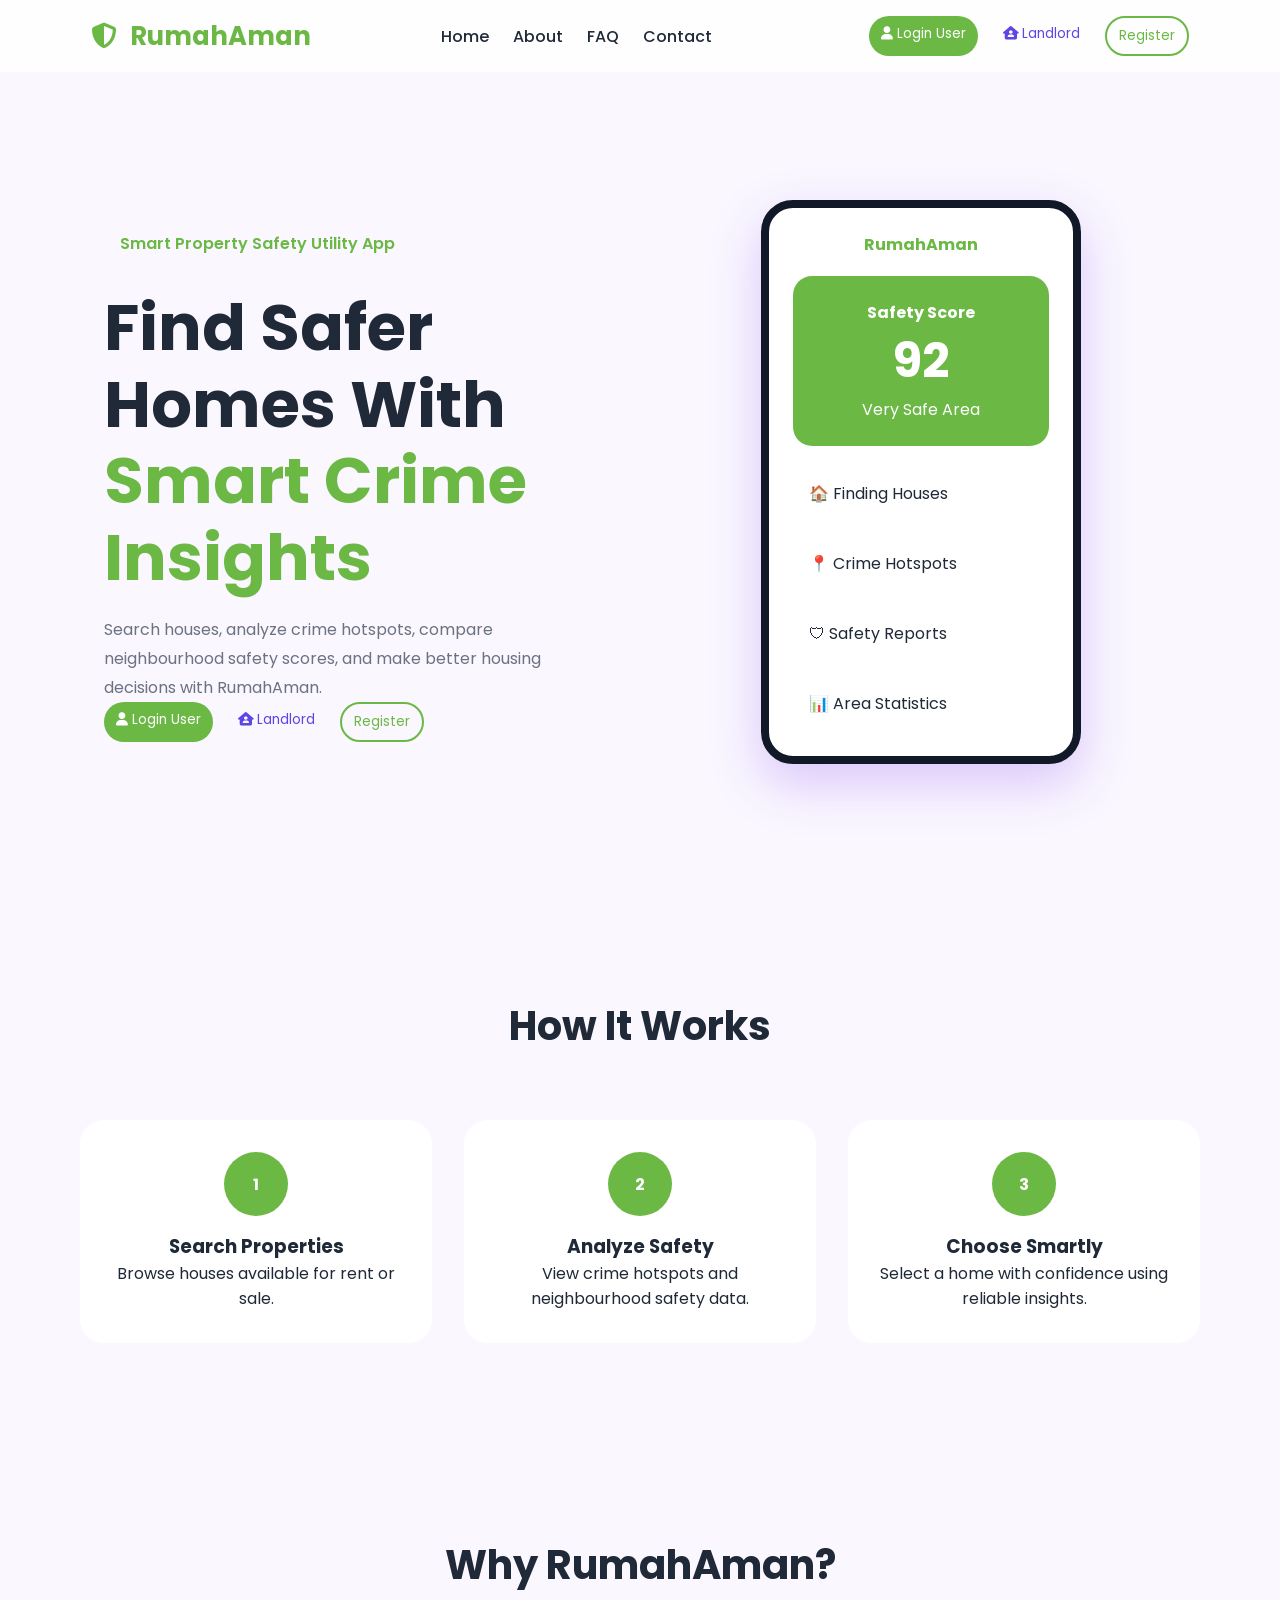
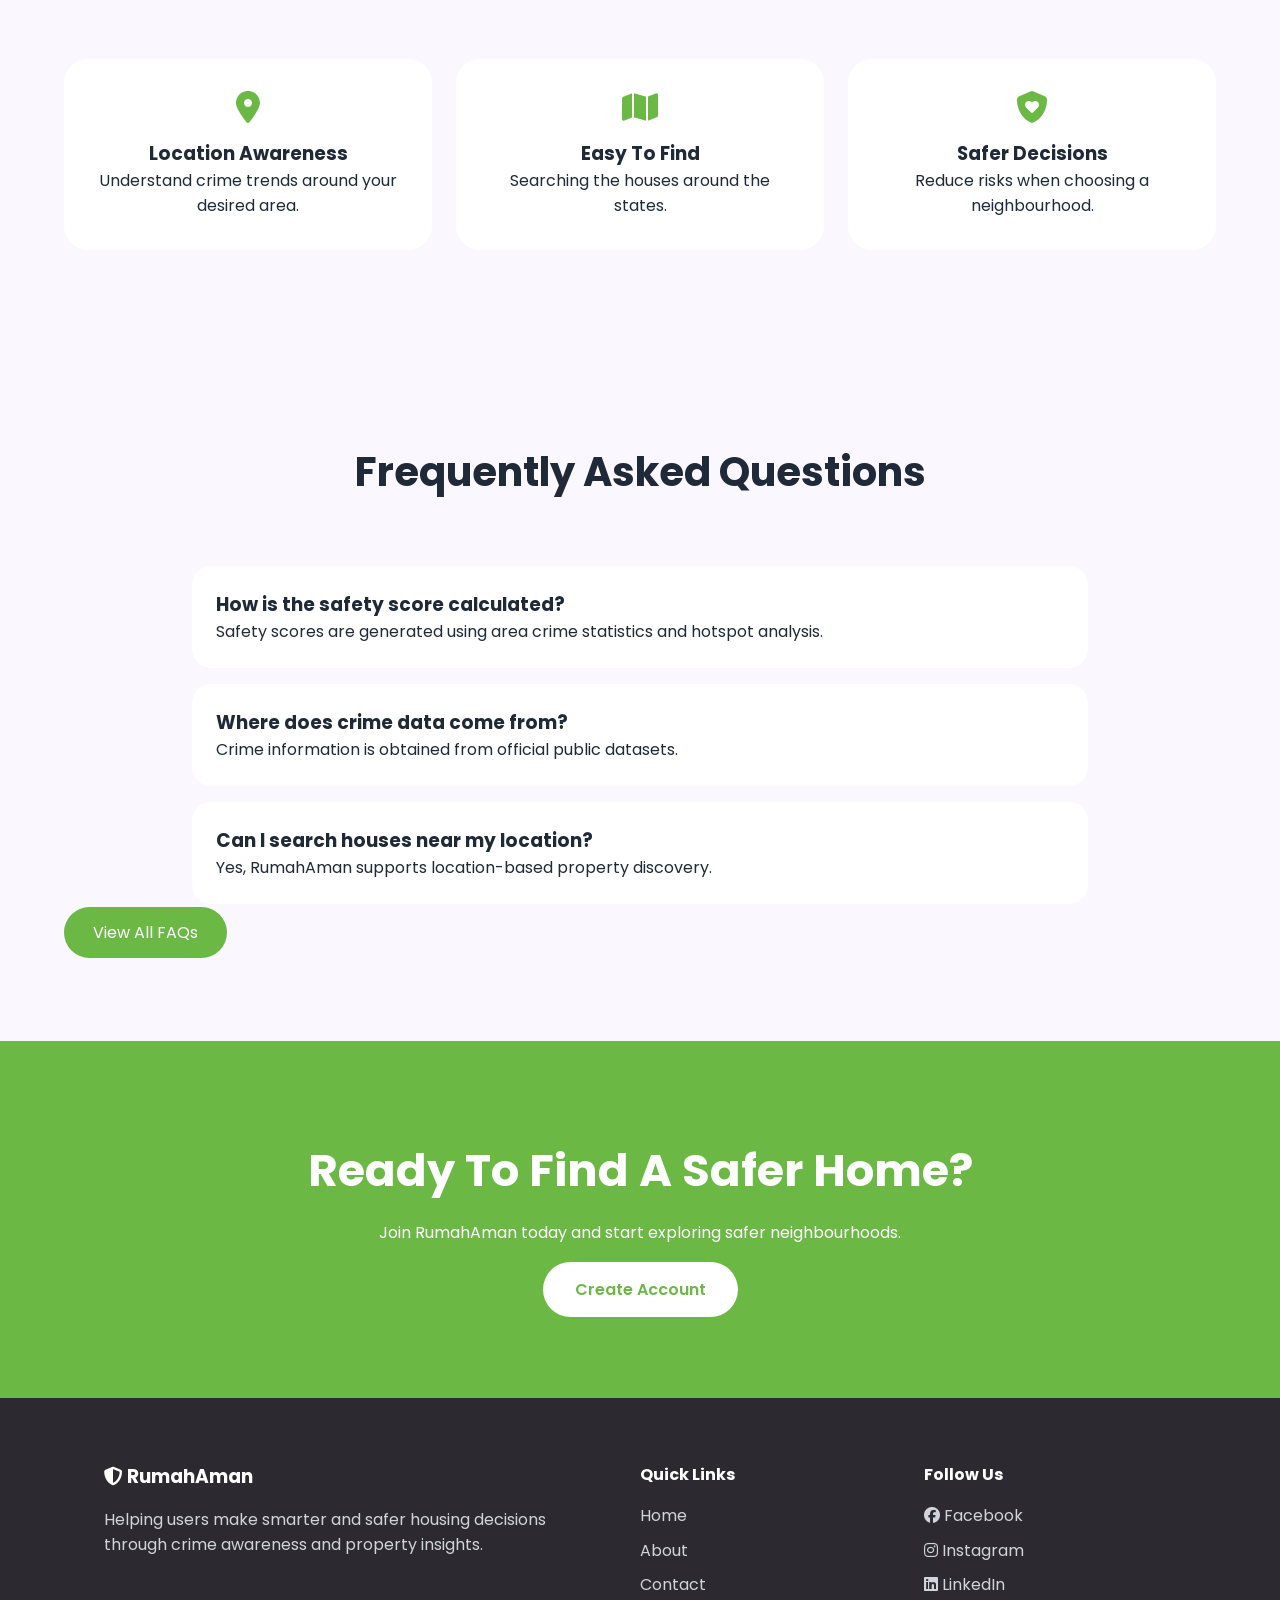
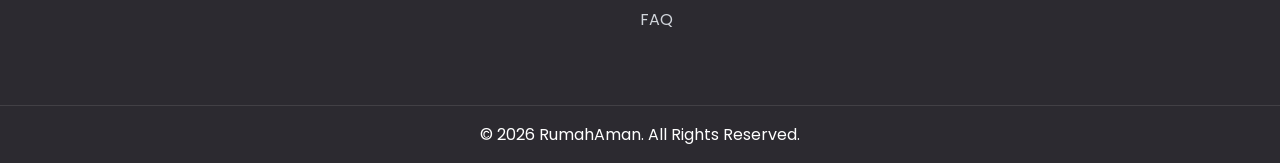
<file: index.html>
<!DOCTYPE html>
<html lang="en">

<head>
    <meta charset="UTF-8">
    <meta name="viewport" content="width=device-width, initial-scale=1.0">
    <title>RumahAman | Smart Property Safety App</title>
    <link rel="stylesheet" href="https://cdnjs.cloudflare.com/ajax/libs/font-awesome/6.5.1/css/all.min.css" />
    <link rel="stylesheet" href="css/style.css">
</head>

<body>

    <!-- ================= NAVBAR ================= -->

    <header>

        <nav class="navbar">

            <div class="logo">
                <i class="fa-solid fa-shield-halved"></i>
                <span>RumahAman</span>
            </div>

            <ul class="nav-links">
                <li><a href="index.html">Home</a></li>

                <li><a href="about.html">About</a></li>

                <li><a href="faq.html">FAQ</a></li>

                <li><a href="contact.html">Contact</a></li>

                <li><a href="">  &nbsp; </a></li>
            </ul>

            <div class="auth-buttons">
                <a href="LoginPage_RumahAman/login.html" class="login-btn"
                    style="padding: 8px 12px; font-size: 0.85rem;">
                    <i class="fa-solid fa-user"></i> Login User
                </a>

                <a href="LoginPage_RumahAman/login_landlord.html" class="login-btn"
                    style="padding: 8px 12px; font-size: 0.85rem; border-color: #5c46e4; color: #5c46e4; background: transparent;">
                    <i class="fa-solid fa-house-user"></i> Landlord
                </a>

                <a href="LoginPage_RumahAman/register.html" class="register-btn"
                    style="padding: 8px 12px; font-size: 0.85rem;">
                    Register
                </a>
            </div>
            </div>

            <div class="menu-toggle">
                <i class="fa-solid fa-bars"></i>
            </div>
        </nav>

    </header>

    <!-- ================= HERO ================= -->

    <section class="hero" id="home">

        <div class="hero-content">

            <span class="badge">
                Smart Property Safety Utility App
            </span>

            <h1>
                Find Safer Homes With
                <span>Smart Crime Insights</span>
            </h1>

            <p>
                Search houses, analyze crime hotspots,
                compare neighbourhood safety scores,
                and make better housing decisions with RumahAman.
            </p>

            <div class="auth-buttons">
                <a href="LoginPage_RumahAman/login.html" class="login-btn"
                    style="padding: 8px 12px; font-size: 0.85rem;">
                    <i class="fa-solid fa-user"></i> Login User
                </a>

                <a href="LoginPage_RumahAman/login_landlord.html" class="login-btn"
                    style="padding: 8px 12px; font-size: 0.85rem; border-color: #5c46e4; color: #5c46e4; background: transparent;">
                    <i class="fa-solid fa-house-user"></i> Landlord
                </a>

                <a href="LoginPage_RumahAman/register.html" class="register-btn"
                    style="padding: 8px 12px; font-size: 0.85rem;">
                    Register
                </a>
            </div>

        </div>

        <!-- PHONE MOCKUP -->

        <div class="phone-mockup">

            <div class="phone">

                <div class="phone-header">
                    RumahAman
                </div>

                <div class="safety-card">

                    <h4>Safety Score</h4>

                    <h1>92</h1>

                    <p>Very Safe Area</p>

                </div>

                <div class="phone-feature">
                    🏠 Finding Houses
                </div>

                <div class="phone-feature">
                    📍 Crime Hotspots
                </div>

                <div class="phone-feature">
                    🛡 Safety Reports
                </div>

                <div class="phone-feature">
                    📊 Area Statistics
                </div>

            </div>

        </div>

    </section>

    <!-- ================= Button Register For Mobile================= -->

    <div class="mobile-auth-container" style="display: none;">

        <a href="LoginPage_RumahAman/register.html" class="register-btn-mobile">
            Register Now
        </a>

        <p style="font-size: 0.85rem; color: var(--text-muted); margin: 0;">
            Want to rent or sell house?
            <a href="LoginPage_RumahAman/register_landlord.html"
                style="color: var(--primary); font-weight: bold; text-decoration: underline;">
                Register Landlord
            </a>
        </p>

    </div>

    </div>

    <!-- ================= HOW IT WORKS ================= -->

    <section class="how-it-works">

        <div class="section-title">

            <h2>How It Works</h2>

        </div>

        <div class="steps">

            <div class="step reveal">

                <div class="step-number">1</div>

                <h3>Search Properties</h3>

                <p>
                    Browse houses available for rent or sale.
                </p>

            </div>

            <div class="step reveal">

                <div class="step-number">2</div>

                <h3>Analyze Safety</h3>

                <p>
                    View crime hotspots and neighbourhood safety data.
                </p>

            </div>

            <div class="step reveal">

                <div class="step-number">3</div>

                <h3>Choose Smartly</h3>

                <p>
                    Select a home with confidence using reliable insights.
                </p>

            </div>

        </div>

    </section>

    <!-- ================= BENEFITS ================= -->

    <section class="benefits">

        <div class="section-title">

            <h2>Why RumahAman?</h2>

        </div>

        <div class="benefit-grid">

            <div class="benefit-card reveal">

                <i class="fa-solid fa-location-dot"></i>

                <h3>Location Awareness</h3>

                <p>
                    Understand crime trends around your desired area.
                </p>

            </div>

            <div class="benefit-card reveal">

                <i class="fa-solid fa-map"></i>

                <h3>Easy To Find</h3>

                <p>
                    Searching the houses around the states.
                </p>

            </div>

            <div class="benefit-card reveal">

                <i class="fa-solid fa-shield-heart"></i>

                <h3>Safer Decisions</h3>

                <p>
                    Reduce risks when choosing a neighbourhood.
                </p>

            </div>

        </div>

    </section>

    <!-- ================= FAQ PREVIEW ================= -->

    <section class="faq-preview" id="faq-preview">

        <div class="section-title">

            <h2>Frequently Asked Questions</h2>

        </div>

        <div class="faq-container">

            <div class="faq-item">

                <h3>
                    How is the safety score calculated?
                </h3>

                <p>
                    Safety scores are generated using area crime statistics and hotspot analysis.
                </p>

            </div>

            <div class="faq-item">

                <h3>
                    Where does crime data come from?
                </h3>

                <p>
                    Crime information is obtained from official public datasets.
                </p>

            </div>

            <div class="faq-item">

                <h3>
                    Can I search houses near my location?
                </h3>

                <p>
                    Yes, RumahAman supports location-based property discovery.
                </p>

            </div>

        </div>

        <div class="faq-button">

            <a href="faq.html" class="btn-primary">
                View All FAQs
            </a>

        </div>

    </section>

    <!-- ================= CTA ================= -->

    <section class="cta">

        <h2>
            Ready To Find A Safer Home?
        </h2>

        <p>
            Join RumahAman today and start exploring safer neighbourhoods.
        </p>

        <a href="LoginPage_RumahAman/register.html" class="cta-btn">
            Create Account
        </a>

    </section>

    <!-- ================= FOOTER ================= -->

    <footer>

        <div class="footer-container">

            <div class="footer-brand">

                <h3>
                    <i class="fa-solid fa-shield-halved"></i>
                    RumahAman
                </h3>

                <p>
                    Helping users make smarter and safer housing decisions through crime awareness and property
                    insights.
                </p>

            </div>

            <div class="footer-links">

                <h4>Quick Links</h4>

                <a href="index.html">Home</a>
                <a href="about.html">About</a>
                <a href="contact.html">Contact</a>
                <a href="faq.html">FAQ</a>

            </div>

            <div class="footer-links">

                <h4>Follow Us</h4>

                <a href="https://www.facebook.com/">
                    <i class="fab fa-facebook"></i> Facebook
                </a>

                <a href="https://www.instagram.com/">
                    <i class="fab fa-instagram"></i> Instagram
                </a>

                <a href="https://www.linkedin.com/">
                    <i class="fab fa-linkedin"></i> LinkedIn
                </a>

            </div>

        </div>

        <div class="footer-bottom">

            <p>
                © 2026 RumahAman. All Rights Reserved.
            </p>

        </div>

    </footer>
    <button id="scrollTopBtn" class="scroll-up-btn" onclick="scrollToTop()">
        <i class="fa-solid fa-arrow-up"></i> Scroll Up
    </button>

    <script src="js/script.js"></script>

</body>

</html>
</file>
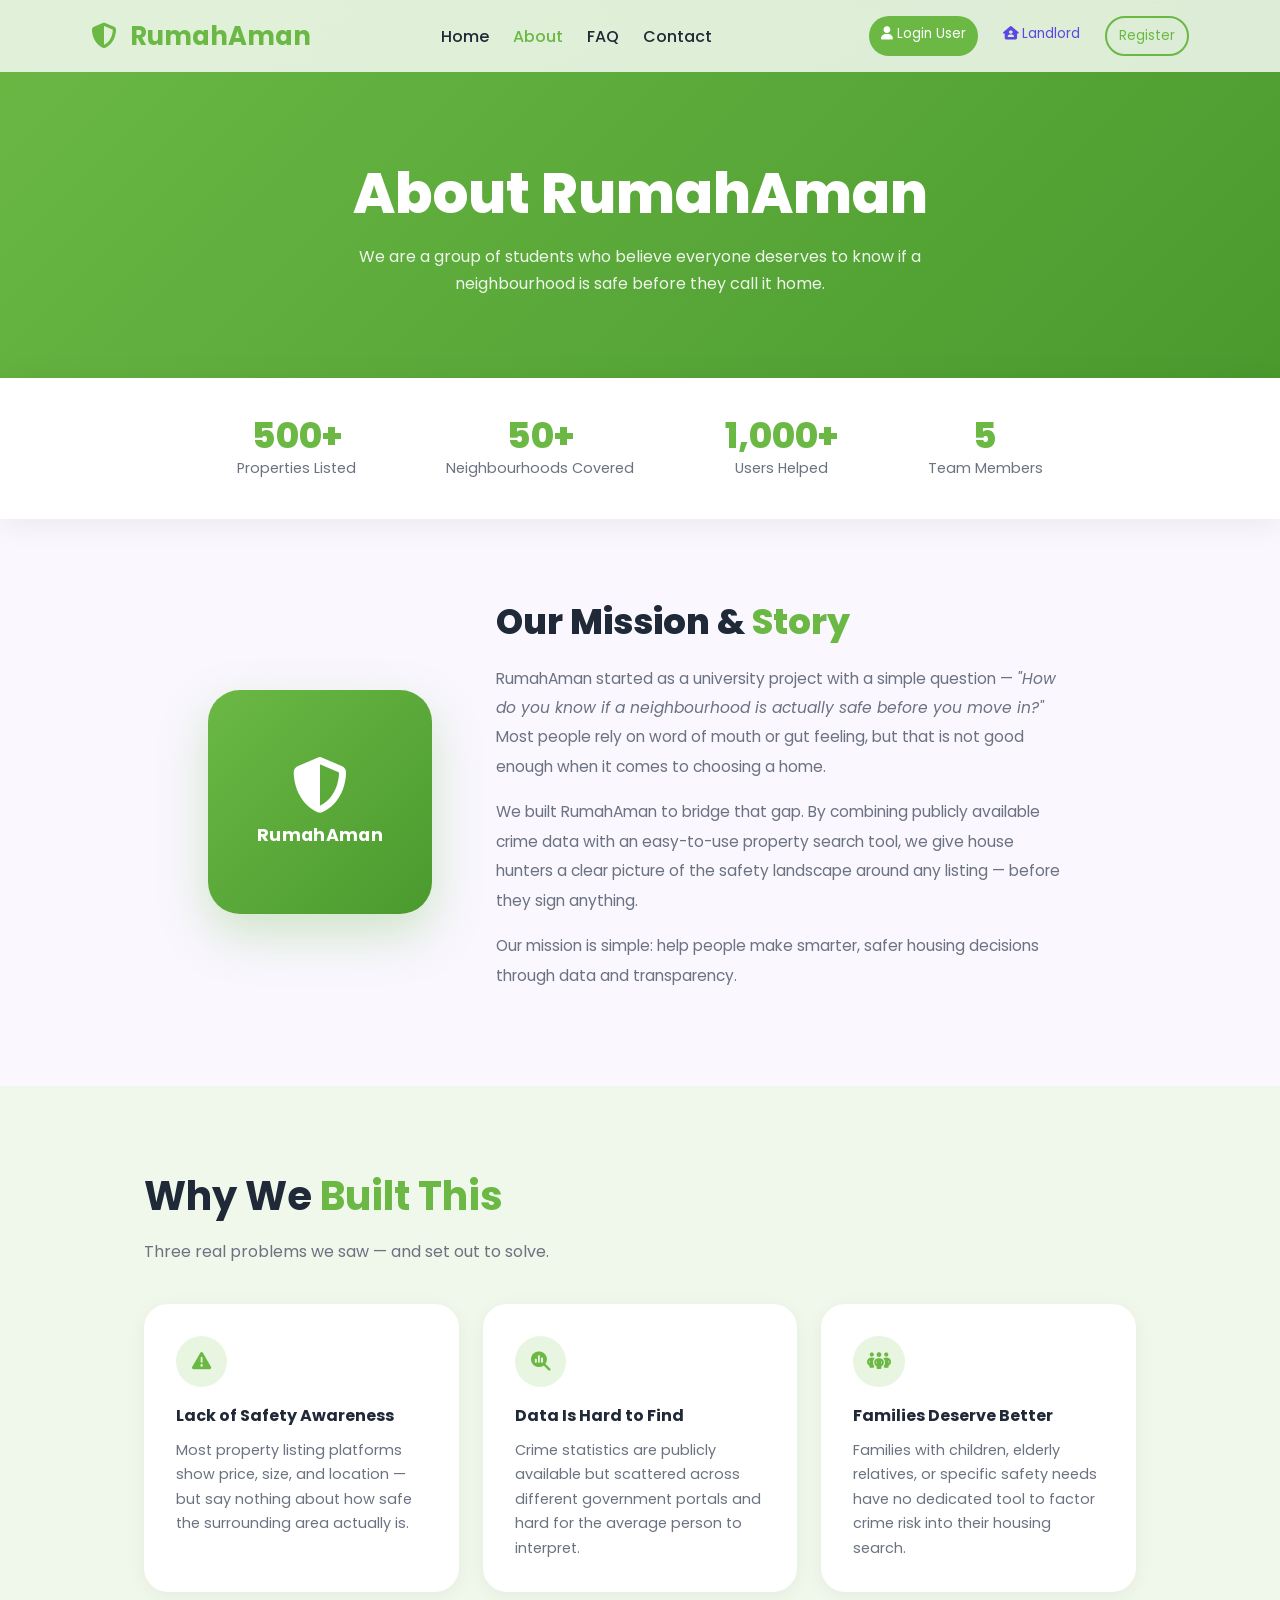
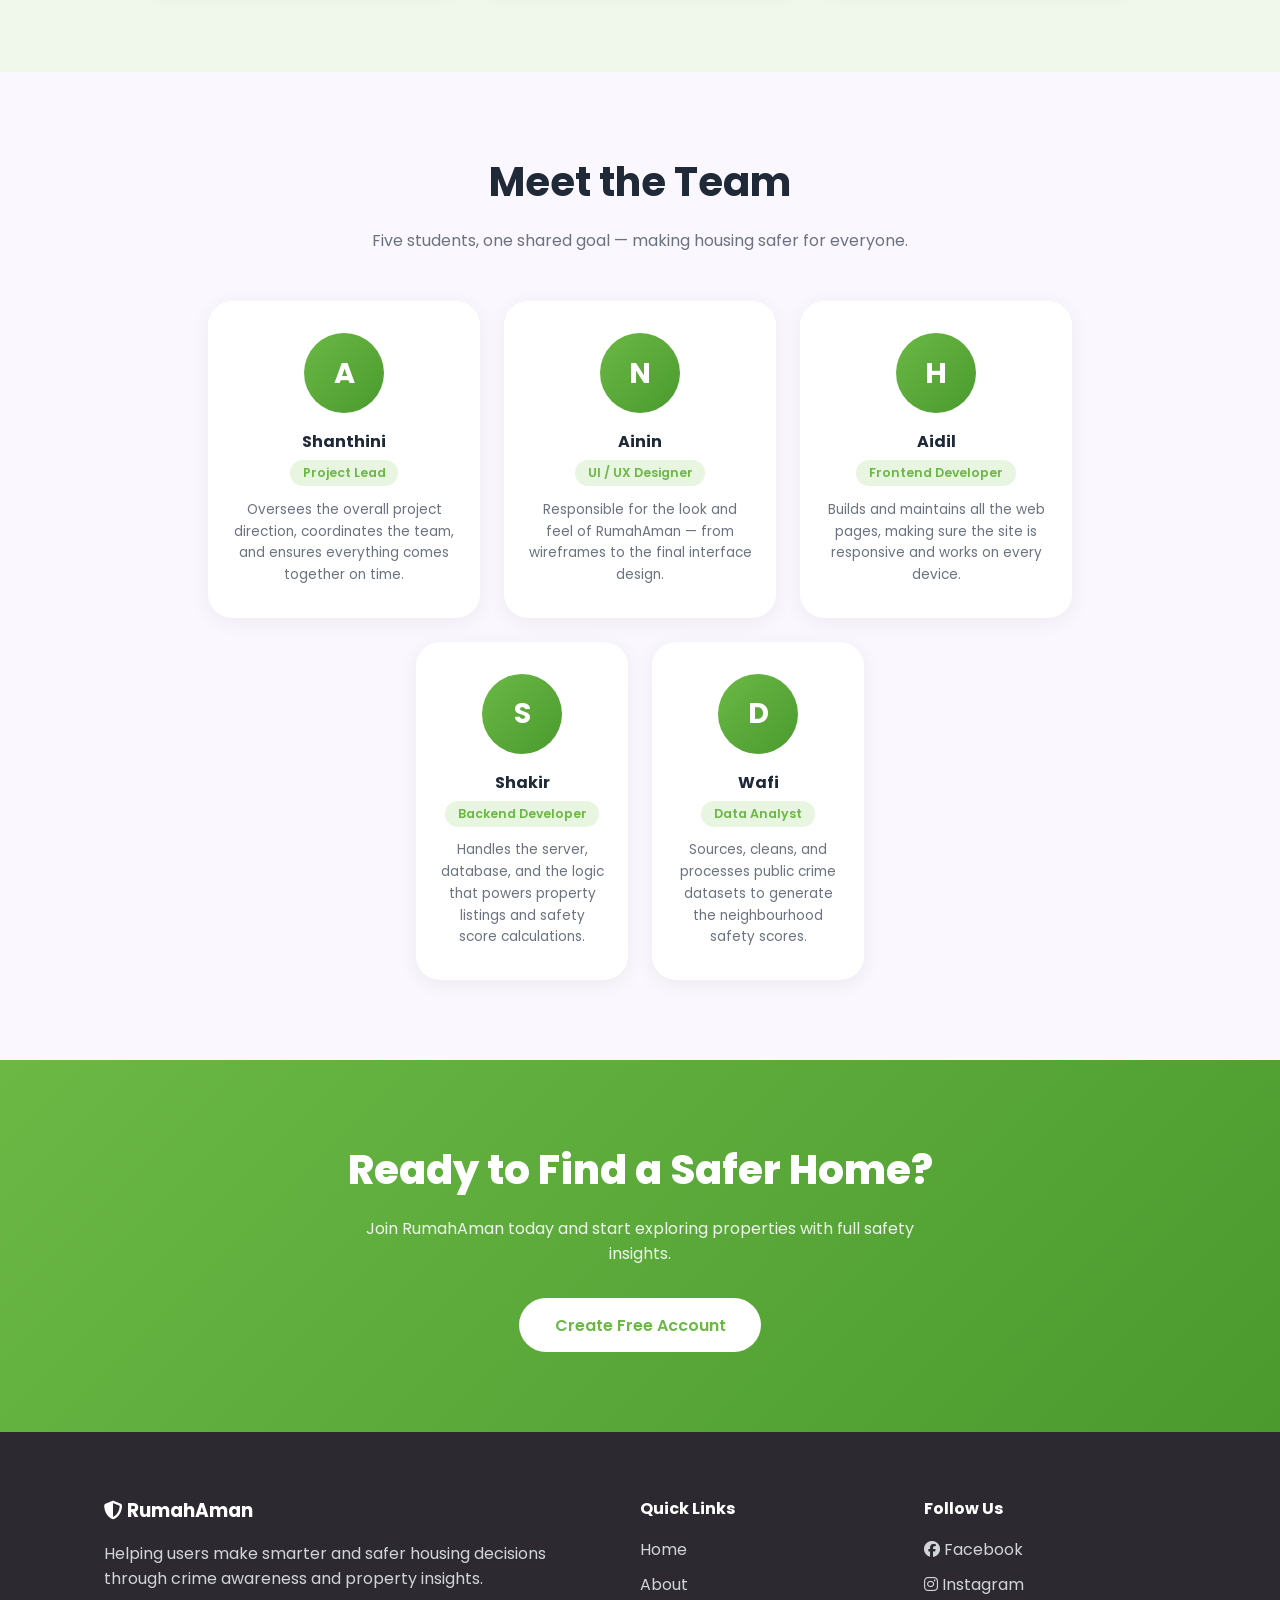
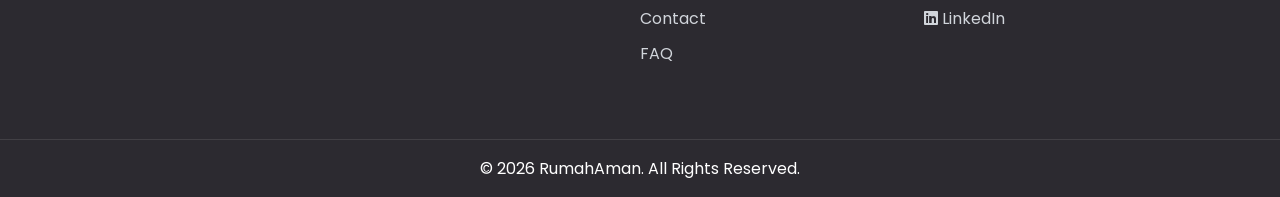
<file: about.html>
<!DOCTYPE html>
<html lang="en">
<head>
    <meta charset="UTF-8">
    <meta name="viewport" content="width=device-width, initial-scale=1.0">
    <title>About Us | RumahAman</title>
    <link rel="stylesheet"
    href="https://cdnjs.cloudflare.com/ajax/libs/font-awesome/6.5.1/css/all.min.css"/>
    <link rel="stylesheet" href="css/style.css">
</head>

<body>

    <!-- ================= NAVBAR ================= -->
    <header>
        <nav class="navbar">

            <div class="logo">
                <i class="fa-solid fa-shield-halved"></i>
                <span>RumahAman</span>
            </div>

            <ul class="nav-links">
                <li><a href="index.html">Home</a></li>
                <li><a href="about.html" style="color:var(--primary)">About</a></li>
                <li><a href="faq.html">FAQ</a></li>
                <li><a href="contact.html">Contact</a></li>
                <li><a href="">  &nbsp; </a></li>
            </ul>

            <div class="auth-buttons">
                <a href="LoginPage_RumahAman/login.html" class="login-btn"
                    style="padding: 8px 12px; font-size: 0.85rem;">
                    <i class="fa-solid fa-user"></i> Login User
                </a>

                <a href="LoginPage_RumahAman/login_landlord.html" class="login-btn"
                    style="padding: 8px 12px; font-size: 0.85rem; border-color: #5c46e4; color: #5c46e4; background: transparent;">
                    <i class="fa-solid fa-house-user"></i> Landlord
                </a>

                <a href="LoginPage_RumahAman/register.html" class="register-btn"
                    style="padding: 8px 12px; font-size: 0.85rem;">
                    Register
                </a>
            </div>

            <div class="menu-toggle">
                <i class="fa-solid fa-bars"></i>
            </div>
        </nav>
    </header>

    <!-- ================= HERO ================= -->
    <section class="about-hero">
        <h1>About RumahAman</h1>
        <p>We are a group of students who believe everyone deserves to know if a neighbourhood is safe before they call it home.</p>
    </section>

    <!-- ================= STATS STRIP ================= -->
    <div class="about-stats">
        <div class="about-stats-inner">
            <div class="about-stat">
                <div class="stat-num">500+</div>
                <p>Properties Listed</p>
            </div>
            <div class="about-stat">
                <div class="stat-num">50+</div>
                <p>Neighbourhoods Covered</p>
            </div>
            <div class="about-stat">
                <div class="stat-num">1,000+</div>
                <p>Users Helped</p>
            </div>
            <div class="about-stat">
                <div class="stat-num">5</div>
                <p>Team Members</p>
            </div>
        </div>
    </div>

    <!-- ================= MISSION / STORY ================= -->
    <section class="about-mission">

        <div class="about-mission-visual">
            <i class="fa-solid fa-shield-halved"></i>
            <span>RumahAman</span>
        </div>

        <div class="about-mission-text">
            <h2>Our Mission &amp; <span>Story</span></h2>
            <p>
                RumahAman started as a university project with a simple question — <em>"How do you know if a neighbourhood is actually safe before you move in?"</em> Most people rely on word of mouth or gut feeling, but that is not good enough when it comes to choosing a home.
            </p>
            <p>
                We built RumahAman to bridge that gap. By combining publicly available crime data with an easy-to-use property search tool, we give house hunters a clear picture of the safety landscape around any listing — before they sign anything.
            </p>
            <p>
                Our mission is simple: help people make smarter, safer housing decisions through data and transparency.
            </p>
        </div>

    </section>

    <!-- ================= WHY WE BUILT IT ================= -->
    <section class="about-why">
        <div class="about-why-inner">

            <div class="section-title">
                <h2>Why We <span>Built This</span></h2>
                <p style="color:var(--gray); margin-top:.8rem;">Three real problems we saw — and set out to solve.</p>
            </div>

            <div class="why-grid">

                <div class="why-card">
                    <div class="why-card-icon">
                        <i class="fa-solid fa-triangle-exclamation"></i>
                    </div>
                    <h3>Lack of Safety Awareness</h3>
                    <p>Most property listing platforms show price, size, and location — but say nothing about how safe the surrounding area actually is.</p>
                </div>

                <div class="why-card">
                    <div class="why-card-icon">
                        <i class="fa-solid fa-magnifying-glass-chart"></i>
                    </div>
                    <h3>Data Is Hard to Find</h3>
                    <p>Crime statistics are publicly available but scattered across different government portals and hard for the average person to interpret.</p>
                </div>

                <div class="why-card">
                    <div class="why-card-icon">
                        <i class="fa-solid fa-people-group"></i>
                    </div>
                    <h3>Families Deserve Better</h3>
                    <p>Families with children, elderly relatives, or specific safety needs have no dedicated tool to factor crime risk into their housing search.</p>
                </div>

            </div>
        </div>
    </section>

    <!-- ================= TEAM ================= -->
    <section class="about-team">

        <div class="section-title">
            <h2>Meet the Team</h2>
            <p>Five students, one shared goal — making housing safer for everyone.</p>
        </div>

        <!-- Row 1: 3 members -->
        <div class="team-row-top">

            <div class="team-card">
                <div class="team-avatar">A</div>
                <h3>Shanthini</h3>
                <span class="team-role">Project Lead</span>
                <p>Oversees the overall project direction, coordinates the team, and ensures everything comes together on time.</p>
            </div>

            <div class="team-card">
                <div class="team-avatar">N</div>
                <h3>Ainin</h3>
                <span class="team-role">UI / UX Designer</span>
                <p>Responsible for the look and feel of RumahAman — from wireframes to the final interface design.</p>
            </div>

            <div class="team-card">
                <div class="team-avatar">H</div>
                <h3>Aidil</h3>
                <span class="team-role">Frontend Developer</span>
                <p>Builds and maintains all the web pages, making sure the site is responsive and works on every device.</p>
            </div>

        </div>

        <!-- Row 2: 2 members centred -->
        <div class="team-row-bottom">

            <div class="team-card">
                <div class="team-avatar">S</div>
                <h3>Shakir</h3>
                <span class="team-role">Backend Developer</span>
                <p>Handles the server, database, and the logic that powers property listings and safety score calculations.</p>
            </div>

            <div class="team-card">
                <div class="team-avatar">D</div>
                <h3>Wafi</h3>
                <span class="team-role">Data Analyst</span>
                <p>Sources, cleans, and processes public crime datasets to generate the neighbourhood safety scores.</p>
            </div>

        </div>

    </section>

    <!-- ================= CTA ================= -->
    <section class="about-cta">
        <h2>Ready to Find a Safer Home?</h2>
        <p>Join RumahAman today and start exploring properties with full safety insights.</p>
        <a href="LoginPage_RumahAman/register.html" class="btn-white">Create Free Account</a>
    </section>

    <!-- ================= FOOTER ================= -->
    <footer>

        <div class="footer-container">

            <div class="footer-brand">

                <h3>
                    <i class="fa-solid fa-shield-halved"></i>
                    RumahAman
                </h3>

                <p>
                    Helping users make smarter and safer housing decisions through crime awareness and property
                    insights.
                </p>

            </div>

            <div class="footer-links">

                <h4>Quick Links</h4>

                <a href="index.html">Home</a>
                <a href="about.html">About</a>
                <a href="contact.html">Contact</a>
                <a href="faq.html">FAQ</a>

            </div>

            <div class="footer-links">

                <h4>Follow Us</h4>

                <a href="https://www.facebook.com/">
                    <i class="fab fa-facebook"></i> Facebook
                </a>

                <a href="https://www.instagram.com/">
                    <i class="fab fa-instagram"></i> Instagram
                </a>

                <a href="https://www.linkedin.com/">
                    <i class="fab fa-linkedin"></i> LinkedIn
                </a>

            </div>

        </div>

        <div class="footer-bottom">

            <p>
                © 2026 RumahAman. All Rights Reserved.
            </p>

        </div>

    </footer>

    <!-- JS -->
    <script src="js/script.js"></script>

</body>
</html>
</file>
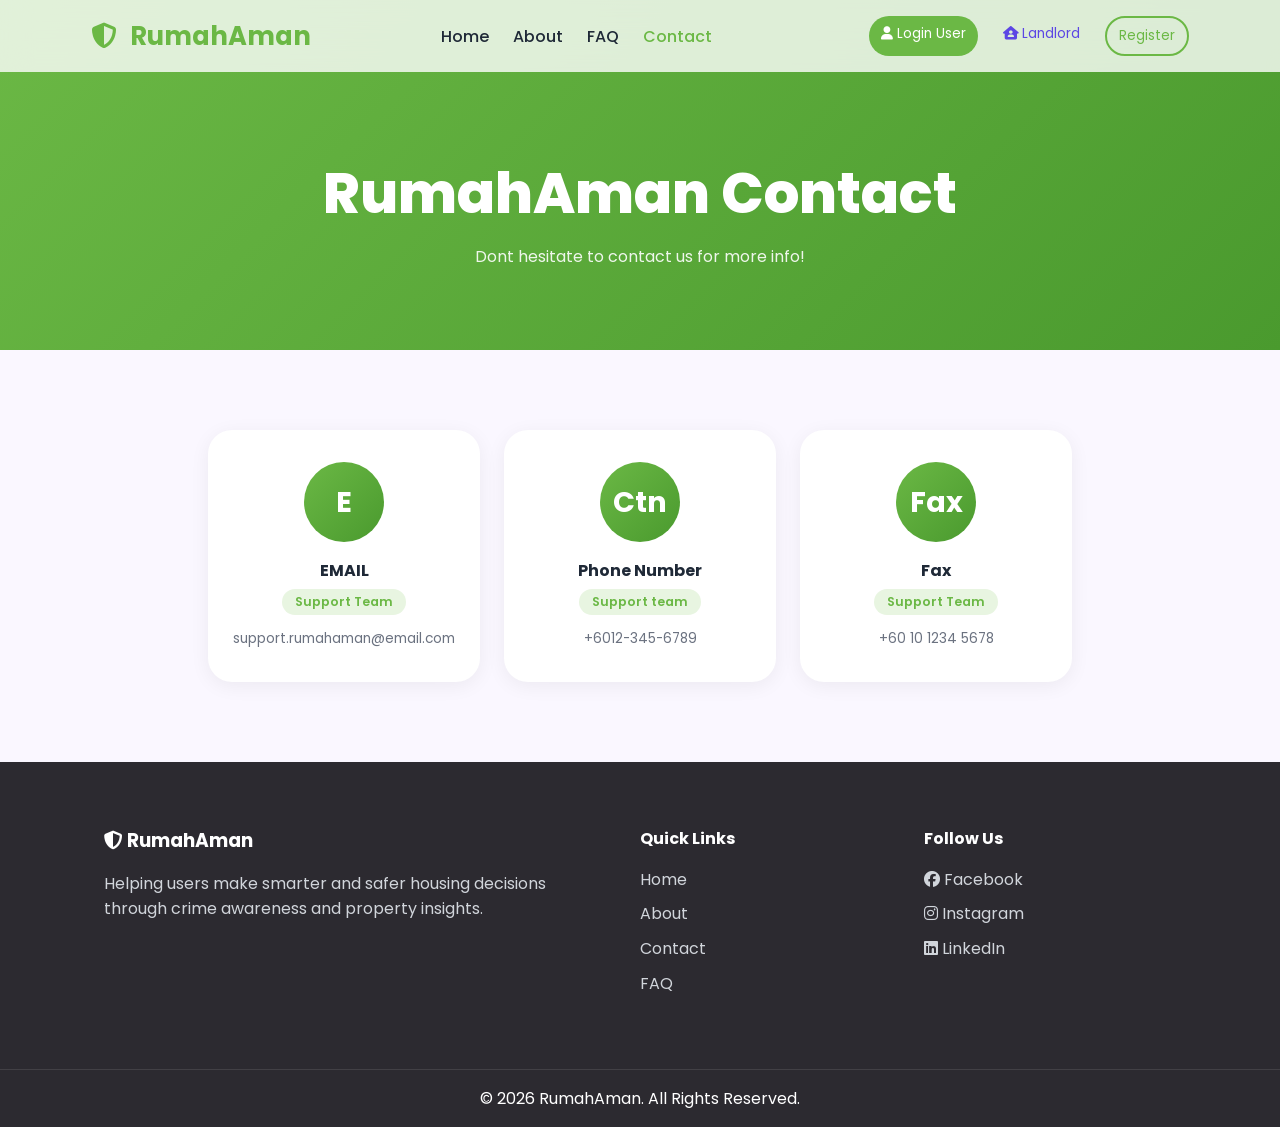
<file: contact.html>
<!DOCTYPE html>
<html lang="en">
<head>
    <meta charset="UTF-8">
    <meta name="viewport" content="width=device-width, initial-scale=1.0">
    <title>About Us | RumahAman</title>
    <link rel="stylesheet"
    href="https://cdnjs.cloudflare.com/ajax/libs/font-awesome/6.5.1/css/all.min.css"/>
    <link rel="stylesheet" href="css/style.css">
</head>

<body>

    <!-- ================= NAVBAR ================= -->
    <header>
        <nav class="navbar">

            <div class="logo">
                <i class="fa-solid fa-shield-halved"></i>
                <span>RumahAman</span>
            </div>

            <ul class="nav-links">
                <li><a href="index.html">Home</a></li>
                <li><a href="about.html">About</a></li>
                <li><a href="faq.html">FAQ</a></li>
                <li><a href="contact.html" style="color:var(--primary)">Contact</a></li>
                <li><a href="">  &nbsp; </a></li>
            </ul>

            <div class="auth-buttons">
                <a href="LoginPage_RumahAman/login.html" class="login-btn"
                    style="padding: 8px 12px; font-size: 0.85rem;">
                    <i class="fa-solid fa-user"></i> Login User
                </a>

                <a href="LoginPage_RumahAman/login_landlord.html" class="login-btn"
                    style="padding: 8px 12px; font-size: 0.85rem; border-color: #5c46e4; color: #5c46e4; background: transparent;">
                    <i class="fa-solid fa-house-user"></i> Landlord
                </a>

                <a href="LoginPage_RumahAman/register.html" class="register-btn"
                    style="padding: 8px 12px; font-size: 0.85rem;">
                    Register
                </a>
            </div>

            <div class="menu-toggle">
                <i class="fa-solid fa-bars"></i>
            </div>
        </nav>
    </header>

    <!-- ================= HERO ================= -->
    <section class="about-hero">
        <h1>RumahAman Contact</h1>
        <p>Dont hesitate to contact us for more info!</p>
    </section>

    <!-- ================= CONTACT ================= -->
    <section class="about-team">

        <div class="team-row-top">

            <div class="team-card">
            <div class="team-avatar">E</div>
                <h3>EMAIL</h3>
                <span class="team-role">Support Team</span>
                <p>support.rumahaman@email.com</p>
            </div>

            <div class="team-card">
                <div class="team-avatar">Ctn</div>
                <h3>Phone Number</h3>
                <span class="team-role">Support team</span>
                <p>+6012-345-6789</p>
            </div>

            <div class="team-card">
                <div class="team-avatar">Fax</div>
                <h3>Fax</h3>
                <span class="team-role">Support Team</span>
                <p>+60 10 1234 5678</p>
            </div>

        </div>

       

    </section>

    <!-- ================= FOOTER ================= -->
   <footer>

        <div class="footer-container">

            <div class="footer-brand">

                <h3>
                    <i class="fa-solid fa-shield-halved"></i>
                    RumahAman
                </h3>

                <p>
                    Helping users make smarter and safer housing decisions through crime awareness and property
                    insights.
                </p>

            </div>

            <div class="footer-links">

                <h4>Quick Links</h4>

                <a href="index.html">Home</a>
                <a href="about.html">About</a>
                <a href="contact.html">Contact</a>
                <a href="faq.html">FAQ</a>

            </div>

            <div class="footer-links">

                <h4>Follow Us</h4>

                <a href="https://www.facebook.com/">
                    <i class="fab fa-facebook"></i> Facebook
                </a>

                <a href="https://www.instagram.com/">
                    <i class="fab fa-instagram"></i> Instagram
                </a>

                <a href="https://www.linkedin.com/">
                    <i class="fab fa-linkedin"></i> LinkedIn
                </a>

            </div>

        </div>

        <div class="footer-bottom">

            <p>
                © 2026 RumahAman. All Rights Reserved.
            </p>

        </div>

    </footer>

    <!-- JS -->
    <script src="js/script.js"></script>

</body>
</html>
</file>
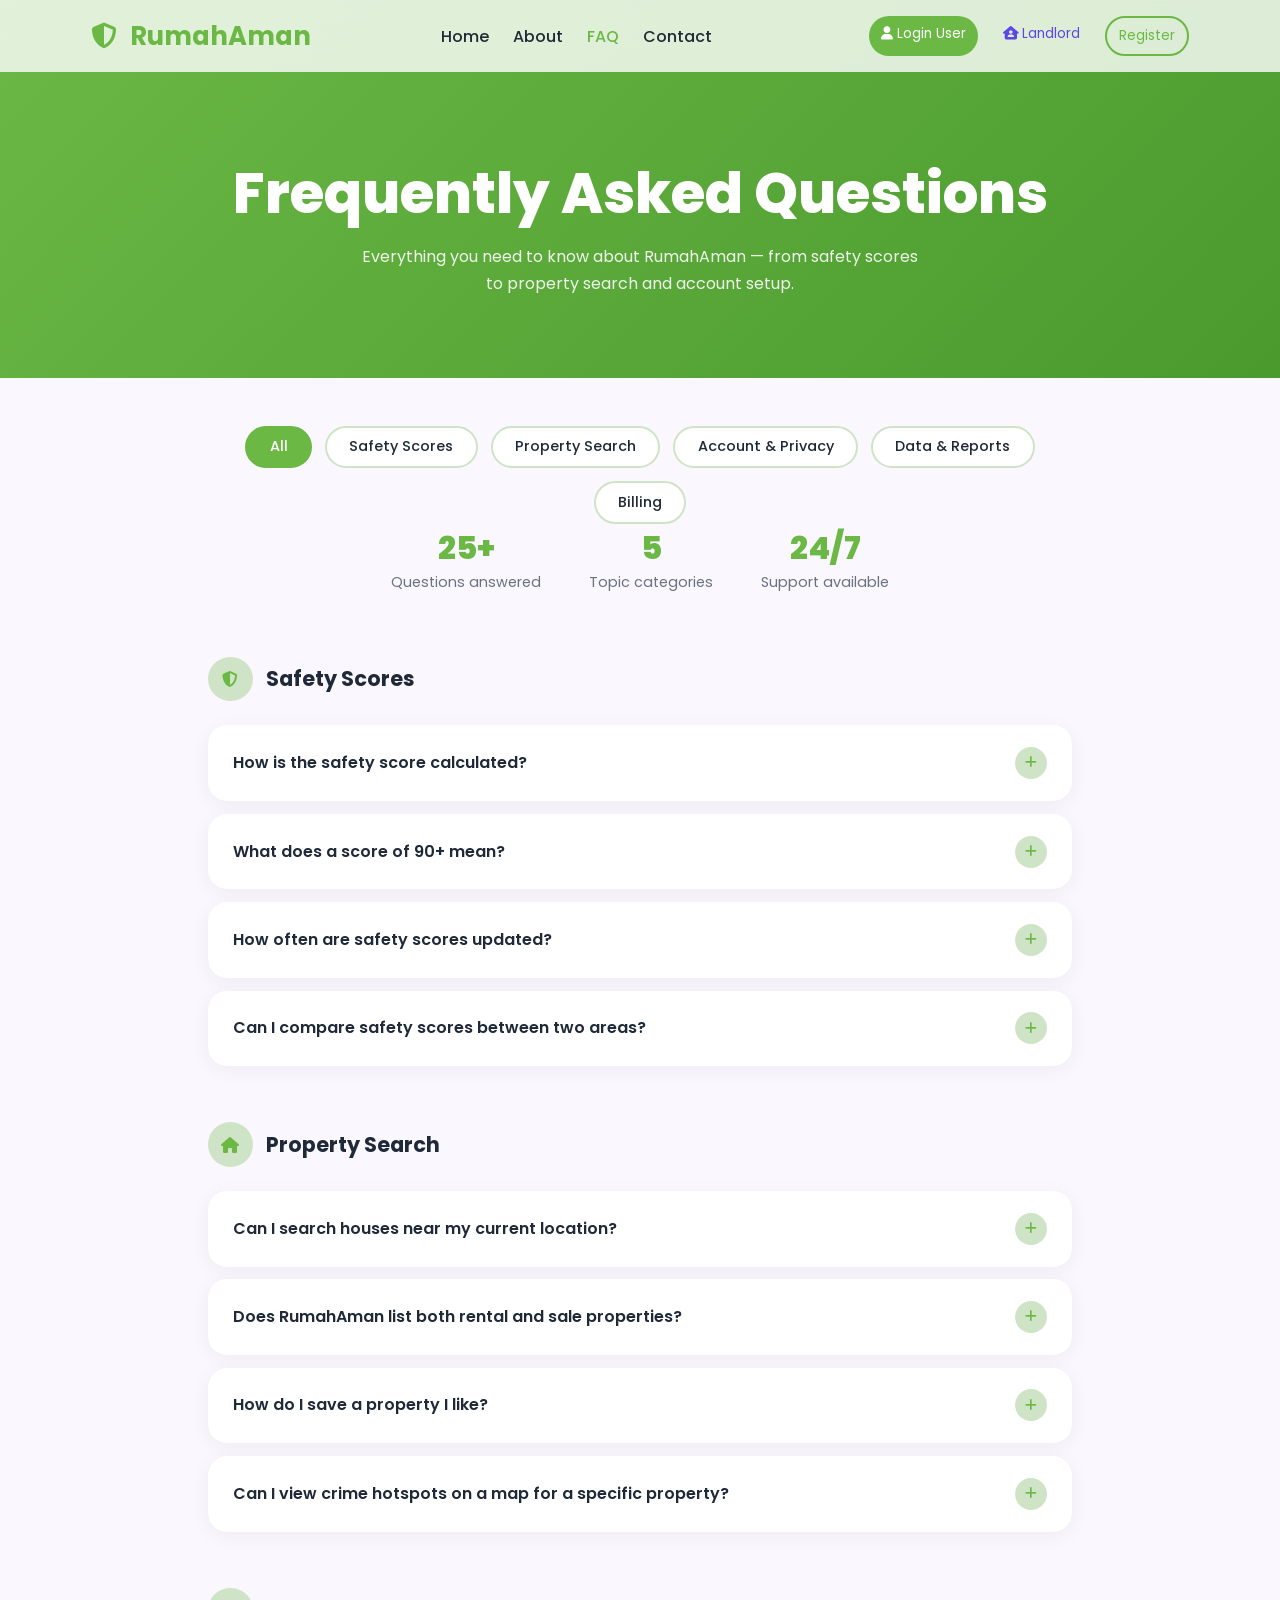
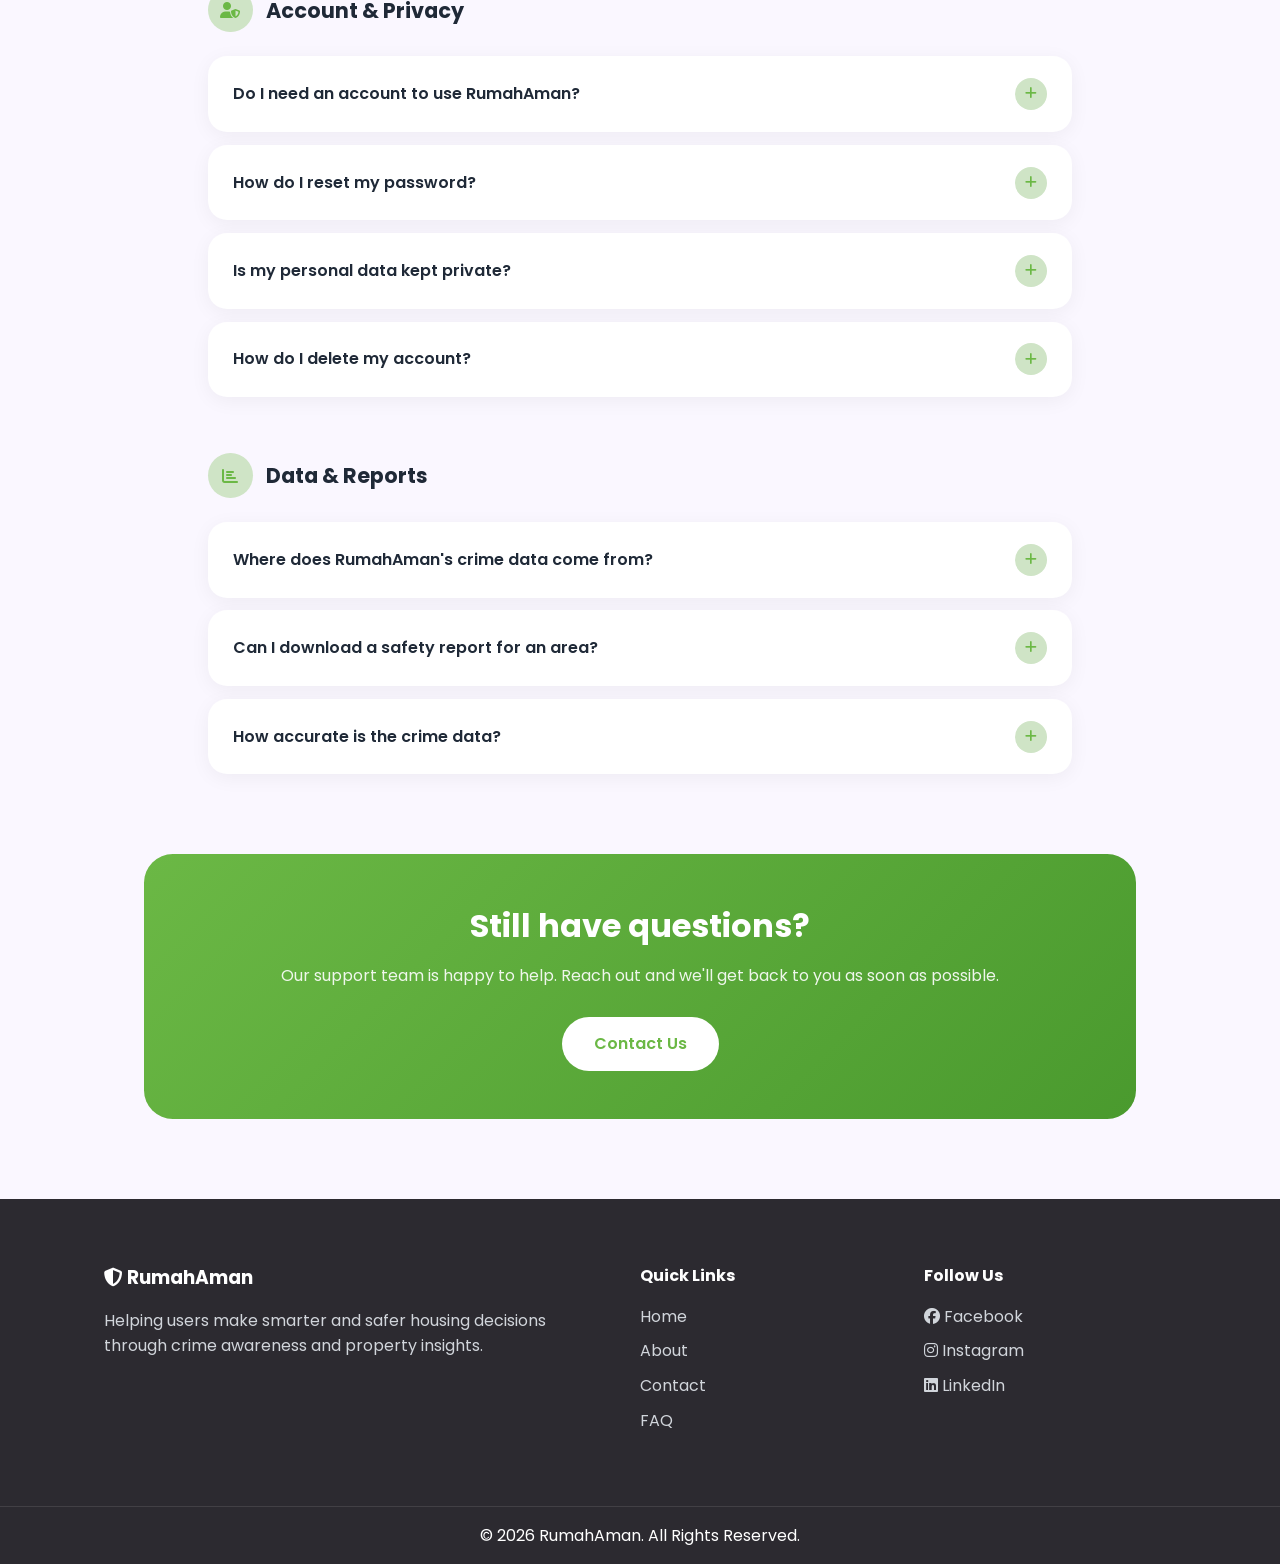
<file: faq.html>
<!DOCTYPE html>
<html lang="en">

<head>
    <meta charset="UTF-8">
    <meta name="viewport" content="width=device-width, initial-scale=1.0">
    <title>FAQ | RumahAman</title>
    <link rel="stylesheet" href="https://cdnjs.cloudflare.com/ajax/libs/font-awesome/6.5.1/css/all.min.css" />
    <link rel="stylesheet" href="css/style.css">

</head>

<body>

    <!-- ================= NAVBAR ================= -->
    <header>
        <nav class="navbar">
            <div class="logo">
                <i class="fa-solid fa-shield-halved"></i>
                <span>RumahAman</span>
            </div>

            <ul class="nav-links">
                <li><a href="index.html">Home</a></li>
                <li><a href="index.html#about">About</a></li>
                <li><a href="faq.html" style="color:var(--primary)">FAQ</a></li>
                <li><a href="contact.html">Contact</a></li>
                <li><a href="">  &nbsp; </a></li>
            </ul>

            <div class="auth-buttons">
                <a href="LoginPage_RumahAman/login.html" class="login-btn"
                    style="padding: 8px 12px; font-size: 0.85rem;">
                    <i class="fa-solid fa-user"></i> Login User
                </a>

                <a href="LoginPage_RumahAman/login_landlord.html" class="login-btn"
                    style="padding: 8px 12px; font-size: 0.85rem; border-color: #5c46e4; color: #5c46e4; background: transparent;">
                    <i class="fa-solid fa-house-user"></i> Landlord
                </a>

                <a href="LoginPage_RumahAman/register.html" class="register-btn"
                    style="padding: 8px 12px; font-size: 0.85rem;">
                    Register
                </a>
            </div>

            <div class="menu-toggle">
                <i class="fa-solid fa-bars"></i>
            </div>
        </nav>
    </header>

    <!-- ================= FAQ HERO ================= -->
    <section class="faq-hero">
        <h1>Frequently Asked Questions</h1>
        <p>Everything you need to know about RumahAman — from safety scores to property search and account setup.</p>
    </section>

    <!-- ================= CATEGORY TABS ================= -->
    <div class="faq-categories">
        <button class="cat-tab active" data-cat="all">All</button>
        <button class="cat-tab" data-cat="safety">Safety Scores</button>
        <button class="cat-tab" data-cat="property">Property Search</button>
        <button class="cat-tab" data-cat="account">Account & Privacy</button>
        <button class="cat-tab" data-cat="data">Data & Reports</button>
        <button class="cat-tab" data-cat="billing">Billing</button>
    </div>

    <!-- ================= STATS ================= -->
    <div class="faq-stats">
        <div class="faq-stat">
            <div class="stat-num">25+</div>
            <p>Questions answered</p>
        </div>
        <div class="faq-stat">
            <div class="stat-num">5</div>
            <p>Topic categories</p>
        </div>
        <div class="faq-stat">
            <div class="stat-num">24/7</div>
            <p>Support available</p>
        </div>
    </div>

    <!-- ================= FAQ ACCORDIONS ================= -->
    <div class="faq-page-section">

        <div class="no-results" id="noResults">
            <i class="fa-regular fa-face-frown-open"></i>
            <h3>No results found</h3>
            <p>Try a different keyword or browse by category above.</p>
        </div>

        <!-- SAFETY SCORES -->
        <div class="faq-group" data-group="safety">
            <div class="faq-group-header">
                <div class="faq-group-icon"><i class="fa-solid fa-shield-halved"></i></div>
                <h2>Safety Scores</h2>
            </div>

            <div class="faq-accordion" data-cat="safety">
                <div class="faq-accordion-header">
                    <h3>How is the safety score calculated?</h3>
                    <div class="faq-toggle-icon"><i class="fa-solid fa-plus"></i></div>
                </div>
                <div class="faq-accordion-body">
                    <p>Safety scores are generated by analysing area crime statistics, historical incident reports, and
                        hotspot density. Each neighbourhood is assigned a score from 0 to 100 — the higher the number,
                        the safer the area. Scores are updated periodically as new public data becomes available.</p>
                </div>
            </div>

            <div class="faq-accordion" data-cat="safety">
                <div class="faq-accordion-header">
                    <h3>What does a score of 90+ mean?</h3>
                    <div class="faq-toggle-icon"><i class="fa-solid fa-plus"></i></div>
                </div>
                <div class="faq-accordion-body">
                    <p>A score of 90 and above indicates a very safe neighbourhood with low recorded crime rates. While
                        no area can guarantee zero incidents, properties in this range show consistently lower crime
                        trends compared to city averages.</p>
                </div>
            </div>

            <div class="faq-accordion" data-cat="safety">
                <div class="faq-accordion-header">
                    <h3>How often are safety scores updated?</h3>
                    <div class="faq-toggle-icon"><i class="fa-solid fa-plus"></i></div>
                </div>
                <div class="faq-accordion-body">
                    <p>Safety scores are refreshed on a monthly basis as we ingest new data from official public
                        datasets. For areas with sudden incidents, scores may be updated sooner to reflect current
                        conditions.</p>
                </div>
            </div>

            <div class="faq-accordion" data-cat="safety">
                <div class="faq-accordion-header">
                    <h3>Can I compare safety scores between two areas?</h3>
                    <div class="faq-toggle-icon"><i class="fa-solid fa-plus"></i></div>
                </div>
                <div class="faq-accordion-body">
                    <p>Yes. When you view a property listing, you can tap "Compare Area" to place two neighbourhoods
                        side-by-side. The comparison shows their safety scores, crime category breakdowns, and nearby
                        amenity ratings.</p>
                </div>
            </div>
        </div>

        <!-- PROPERTY SEARCH -->
        <div class="faq-group" data-group="property">
            <div class="faq-group-header">
                <div class="faq-group-icon"><i class="fa-solid fa-house"></i></div>
                <h2>Property Search</h2>
            </div>

            <div class="faq-accordion" data-cat="property">
                <div class="faq-accordion-header">
                    <h3>Can I search houses near my current location?</h3>
                    <div class="faq-toggle-icon"><i class="fa-solid fa-plus"></i></div>
                </div>
                <div class="faq-accordion-body">
                    <p>Yes, RumahAman supports location-based property discovery. Simply allow location access in your
                        browser or app and tap "Near Me" to see properties within your chosen radius, ranked by safety
                        score.</p>
                </div>
            </div>

            <div class="faq-accordion" data-cat="property">
                <div class="faq-accordion-header">
                    <h3>Does RumahAman list both rental and sale properties?</h3>
                    <div class="faq-toggle-icon"><i class="fa-solid fa-plus"></i></div>
                </div>
                <div class="faq-accordion-body">
                    <p>Yes. You can filter listings by type — rent, buy, or both — using the filter toolbar in the
                        property search page. Each listing clearly labels whether it is available for rent or purchase.
                    </p>
                </div>
            </div>

            <div class="faq-accordion" data-cat="property">
                <div class="faq-accordion-header">
                    <h3>How do I save a property I like?</h3>
                    <div class="faq-toggle-icon"><i class="fa-solid fa-plus"></i></div>
                </div>
                <div class="faq-accordion-body">
                    <p>Tap the bookmark icon on any property card to save it to your Wishlist. You can access your saved
                        properties anytime from your profile dashboard. A registered account is required to use the
                        Wishlist feature.</p>
                </div>
            </div>

            <div class="faq-accordion" data-cat="property">
                <div class="faq-accordion-header">
                    <h3>Can I view crime hotspots on a map for a specific property?</h3>
                    <div class="faq-toggle-icon"><i class="fa-solid fa-plus"></i></div>
                </div>
                <div class="faq-accordion-body">
                    <p>Absolutely. Inside a property detail page, tap the "Crime Map" tab to load an interactive map
                        overlay showing reported incident hotspots within a 2 km radius of the property.</p>
                </div>
            </div>
        </div>

        <!-- ACCOUNT & PRIVACY -->
        <div class="faq-group" data-group="account">
            <div class="faq-group-header">
                <div class="faq-group-icon"><i class="fa-solid fa-user-shield"></i></div>
                <h2>Account &amp; Privacy</h2>
            </div>

            <div class="faq-accordion" data-cat="account">
                <div class="faq-accordion-header">
                    <h3>Do I need an account to use RumahAman?</h3>
                    <div class="faq-toggle-icon"><i class="fa-solid fa-plus"></i></div>
                </div>
                <div class="faq-accordion-body">
                    <p>Basic property browsing and safety score viewing are available without an account. However,
                        features like saving properties, generating detailed safety reports, and accessing personalised
                        recommendations require a free registered account.</p>
                </div>
            </div>

            <div class="faq-accordion" data-cat="account">
                <div class="faq-accordion-header">
                    <h3>How do I reset my password?</h3>
                    <div class="faq-toggle-icon"><i class="fa-solid fa-plus"></i></div>
                </div>
                <div class="faq-accordion-body">
                    <p>On the login page, click "Forgot Password?" and enter your registered email address. A password
                        reset link will be sent to your inbox within a few minutes. The link expires after 30 minutes
                        for security.</p>
                </div>
            </div>

            <div class="faq-accordion" data-cat="account">
                <div class="faq-accordion-header">
                    <h3>Is my personal data kept private?</h3>
                    <div class="faq-toggle-icon"><i class="fa-solid fa-plus"></i></div>
                </div>
                <div class="faq-accordion-body">
                    <p>Your personal data is never shared with or sold to third parties. RumahAman only collects
                        information necessary to provide the service — such as your email and search preferences — and
                        it is stored securely in compliance with applicable data protection regulations.</p>
                </div>
            </div>

            <div class="faq-accordion" data-cat="account">
                <div class="faq-accordion-header">
                    <h3>How do I delete my account?</h3>
                    <div class="faq-toggle-icon"><i class="fa-solid fa-plus"></i></div>
                </div>
                <div class="faq-accordion-body">
                    <p>You can delete your account from Settings → Account → Delete Account. Once confirmed, all your
                        data including saved properties and preferences will be permanently removed within 7 days. This
                        action cannot be undone.</p>
                </div>
            </div>
        </div>

        <!-- DATA & REPORTS -->
        <div class="faq-group" data-group="data">
            <div class="faq-group-header">
                <div class="faq-group-icon"><i class="fa-solid fa-chart-bar"></i></div>
                <h2>Data &amp; Reports</h2>
            </div>

            <div class="faq-accordion" data-cat="data">
                <div class="faq-accordion-header">
                    <h3>Where does RumahAman's crime data come from?</h3>
                    <div class="faq-toggle-icon"><i class="fa-solid fa-plus"></i></div>
                </div>
                <div class="faq-accordion-body">
                    <p>All crime information is sourced from official public datasets released by relevant government
                        authorities. We do not rely on user-submitted reports for our core safety scores, ensuring data
                        reliability and consistency.</p>
                </div>
            </div>

            <div class="faq-accordion" data-cat="data">
                <div class="faq-accordion-header">
                    <h3>Can I download a safety report for an area?</h3>
                    <div class="faq-toggle-icon"><i class="fa-solid fa-plus"></i></div>
                </div>
                <div class="faq-accordion-body">
                    <p>Yes. Registered users can generate and download a PDF safety report for any area directly from
                        the property detail page or the map view. The report includes a safety score breakdown, crime
                        category analysis, and trend history.</p>
                </div>
            </div>

            <div class="faq-accordion" data-cat="data">
                <div class="faq-accordion-header">
                    <h3>How accurate is the crime data?</h3>
                    <div class="faq-toggle-icon"><i class="fa-solid fa-plus"></i></div>
                </div>
                <div class="faq-accordion-body">
                    <p>We use only officially published datasets, which represent reported crime. It is important to
                        note that not all crimes are reported to authorities, so our data reflects recorded incidents
                        rather than all possible incidents. We always recommend using our scores as one factor among
                        many when making housing decisions.</p>
                </div>
            </div>
        </div>

    </div>

    <!-- ================= CONTACT STRIP ================= -->
    <div class="faq-contact-strip" style="margin: 0 5% 5rem; max-width: 62rem; margin-left: auto; margin-right: auto;">
        <h2>Still have questions?</h2>
        <p>Our support team is happy to help. Reach out and we'll get back to you as soon as possible.</p>
        <a href="contact.html" class="btn-white">Contact Us</a>
    </div>

    <!-- ================= FOOTER ================= -->
    <footer>

        <div class="footer-container">

            <div class="footer-brand">

                <h3>
                    <i class="fa-solid fa-shield-halved"></i>
                    RumahAman
                </h3>

                <p>
                    Helping users make smarter and safer housing decisions through crime awareness and property
                    insights.
                </p>

            </div>

            <div class="footer-links">

                <h4>Quick Links</h4>

                <a href="index.html">Home</a>
                <a href="about.html">About</a>
                <a href="contact.html">Contact</a>
                <a href="faq.html">FAQ</a>

            </div>

            <div class="footer-links">

                <h4>Follow Us</h4>

                <a href="https://www.facebook.com/">
                    <i class="fab fa-facebook"></i> Facebook
                </a>

                <a href="https://www.instagram.com/">
                    <i class="fab fa-instagram"></i> Instagram
                </a>

                <a href="https://www.linkedin.com/">
                    <i class="fab fa-linkedin"></i> LinkedIn
                </a>

            </div>

        </div>

        <div class="footer-bottom">

            <p>
                © 2026 RumahAman. All Rights Reserved.
            </p>

        </div>

    </footer>
    <script src="js/script.js"></script>
</body>

</html>
</file>
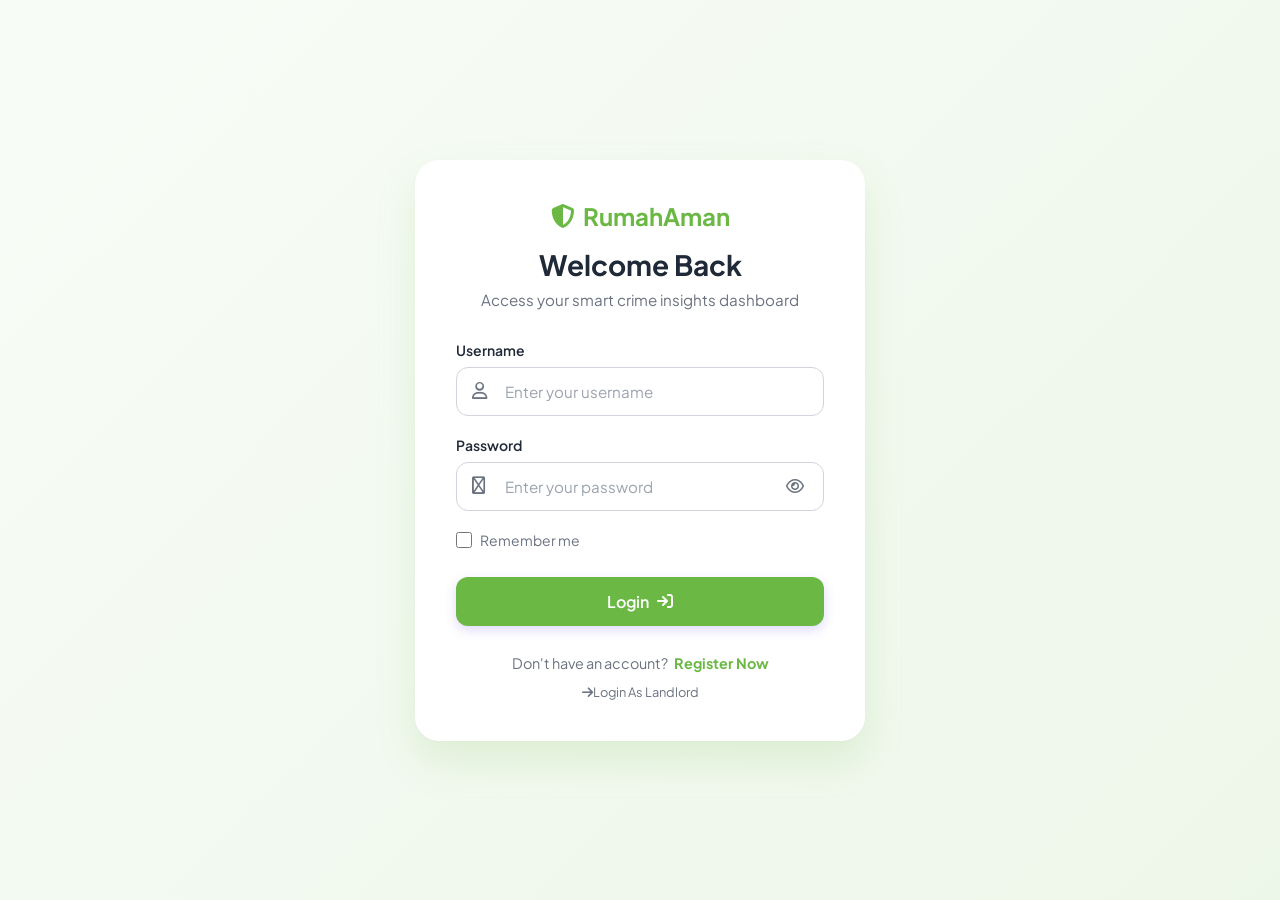
<file: LoginPage_RumahAman/login.html>
<!DOCTYPE html>
<html lang="en">

<head>
    <meta charset="UTF-8">
    <meta name="viewport" content="width=device-width, initial-scale=1.0">
    <title>Login - RumahAman</title>
    <link rel="stylesheet" href="style.css">
    <link rel="stylesheet" href="https://cdnjs.cloudflare.com/ajax/libs/font-awesome/6.4.0/css/all.min.css">
</head>

<body>

    <div class="login-container">
        <div class="login-header">
            <div class="logo">
                <i class="fa-solid fa-shield-halved"></i>
                <span>RumahAman</span>
            </div>
            <h2>Welcome Back</h2>
            <p>Access your smart crime insights dashboard</p>
        </div>

        <form id="loginForm" onsubmit="handleLogin(event)">
            <div class="input-group">
                <label for="username">Username</label>
                <div class="input-wrapper">
                    <i class="fa-regular fa-user input-icon"></i>
                    <input type="text" id="username" placeholder="Enter your username" required>
                </div>
            </div>

            <div class="input-group">
                <label for="password">Password</label>
                <div class="input-wrapper">
                    <i class="fa-regular fa-lock input-icon"></i>
                    <input type="password" id="password" placeholder="Enter your password" required>
                    <i class="fa-regular fa-eye toggle-password" id="togglePassword"></i>
                </div>
            </div>

            <div class="form-options">
                <label class="remember-me">
                    <input type="checkbox">
                    <span>Remember me</span>
                </label>
            </div>

            <button type="submit" class="btn-login">
                <span>Login</span>
                <i class="fa-solid fa-arrow-right-to-bracket"></i>
            </button>
        </form>

        <div class="register-redirect">
            <p>Don't have an account? <a href="register.html" class="btn-register-link">Register Now</a></p>
            <p style="margin-top: 12px; font-size: 0.8rem;"><a href="login_landlord.html"
                    style="color: var(--text-muted); text-decoration: none;"><i class="fa-solid fa-arrow-right"></i>Login As Landlord</a></p>
        </div>
    </div>

    <script>
        const togglePassword = document.querySelector('#togglePassword');
        const passwordInput = document.querySelector('#password');

        togglePassword.addEventListener('click', function () {
            const type = passwordInput.getAttribute('type') === 'password' ? 'text' : 'password';
            passwordInput.setAttribute('type', type);
            this.classList.toggle('fa-eye');
            this.classList.toggle('fa-eye-slash');
        });

        // --- LOGIK LOG MASUK USER ---
        function handleLogin(event) {
            event.preventDefault();

            const usernameInput = document.getElementById('username').value.trim();
            const passwordInputVal = passwordInput.value;

            // Ambil data users daripada localStorage
            let users = JSON.parse(localStorage.getItem('users')) || [];

            const validUser = users.find(user =>
                (user.username === usernameInput || user.email === usernameInput) &&
                user.password === passwordInputVal
            );

            if (validUser) {
                if (validUser.role === 'user') {
                    localStorage.setItem('currentUser', JSON.stringify(validUser));

                    alert('Login successful! Redirecting to Dashboard...');
                    window.location.href = '../User_Dashboard/user.html';
                } else {
                    alert('Access Denied. This account is registered as a Landlord. Please use the Landlord Portal.');
                }
            } else {
                alert('Invalid username or password. Please try again.');
            }
        }
    </script>
</body>

</html>
</file>
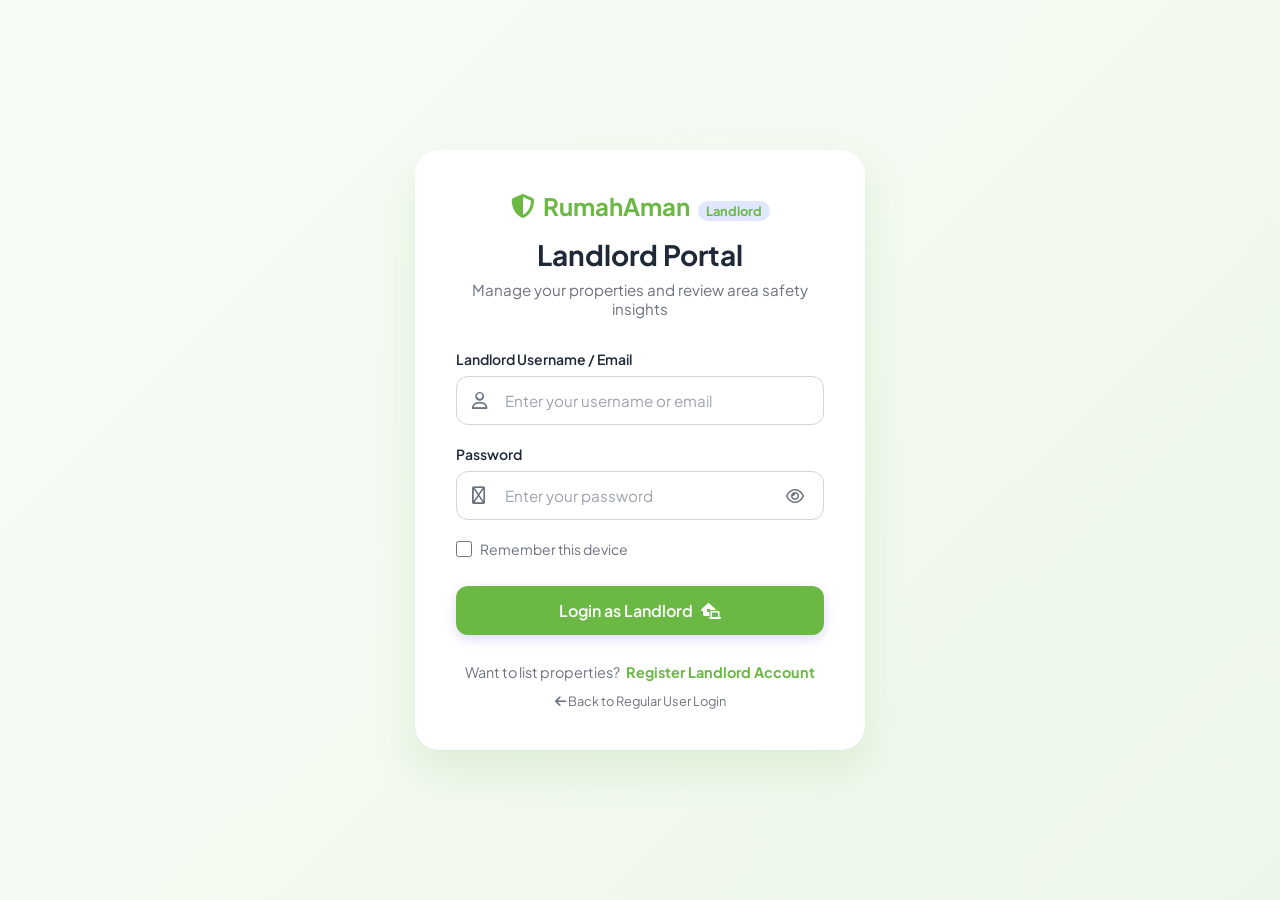
<file: LoginPage_RumahAman/login_landlord.html>
<!DOCTYPE html>
<html lang="en">

<head>
    <meta charset="UTF-8">
    <meta name="viewport" content="width=device-width, initial-scale=1.0">
    <title>Landlord Login - RumahAman</title>
    <link rel="stylesheet" href="style.css">
    <link rel="stylesheet" href="https://cdnjs.cloudflare.com/ajax/libs/font-awesome/6.4.0/css/all.min.css">
</head>

<body>

    <div class="login-container">
        <div class="login-header">
            <div class="logo">
                <i class="fa-solid fa-shield-halved"></i>
                <span>RumahAman <span
                        style="font-size: 0.8rem; background: #e0e7ff; color: var(--primary-purple); padding: 2px 8px; border-radius: 20px; margin-left: 4px;">Landlord</span></span>
            </div>
            <h2>Landlord Portal</h2>
            <p>Manage your properties and review area safety insights</p>
        </div>

        <form id="landlordLoginForm" onsubmit="handleLandlordLogin(event)">
            <div class="input-group">
                <label for="landlordUsername">Landlord Username / Email</label>
                <div class="input-wrapper">
                    <i class="fa-regular fa-user input-icon"></i>
                    <input type="text" id="landlordUsername" placeholder="Enter your username or email" required>
                </div>
            </div>

            <div class="input-group">
                <label for="landlordPassword">Password</label>
                <div class="input-wrapper">
                    <i class="fa-regular fa-lock input-icon"></i>
                    <input type="password" id="landlordPassword" placeholder="Enter your password" required>
                    <i class="fa-regular fa-eye toggle-password" id="togglePassword"></i>
                </div>
            </div>

            <div class="form-options">
                <label class="remember-me">
                    <input type="checkbox">
                    <span>Remember this device</span>
                </label>
            </div>

            <button type="submit" class="btn-login">
                <span>Login as Landlord</span>
                <i class="fa-solid fa-house-laptop"></i>
            </button>
        </form>

        <div class="register-redirect">
            <p>Want to list properties? <a href="register_landlord.html" class="btn-register-link">Register Landlord
                    Account</a></p>
            <p style="margin-top: 12px; font-size: 0.8rem;"><a href="login.html"
                    style="color: var(--text-muted); text-decoration: none;"><i class="fa-solid fa-arrow-left"></i> Back
                    to Regular User Login</a></p>
        </div>
    </div>

    <script>
        const togglePassword = document.querySelector('#togglePassword');
        const passwordInput = document.querySelector('#landlordPassword');

        togglePassword.addEventListener('click', function () {
            const type = passwordInput.getAttribute('type') === 'password' ? 'text' : 'password';
            passwordInput.setAttribute('type', type);
            this.classList.toggle('fa-eye');
            this.classList.toggle('fa-eye-slash');
        });

        // --- LOGIK LOG MASUK LANDLORD ---
        function handleLandlordLogin(event) {
            event.preventDefault();
            const emailInput = document.getElementById('landlordUsername').value.trim();
            const passwordInputVal = passwordInput.value;

            // Ambil data landlords daripada localStorage
            let landlords = JSON.parse(localStorage.getItem('landlords')) || [];

            const validLandlord = landlords.find(landlord =>
                landlord.email === emailInput && landlord.password === passwordInputVal
            );

            if (validLandlord) {
                if (validLandlord.role === 'landlord') {
                    localStorage.setItem('currentLandlord', JSON.stringify(validLandlord));

                    alert('Login successful! Welcome to Landlord Portal.');
                    window.location.href = '../Landlord_Dashboard/landlord.html';
                } else {
                    alert('Access Denied. Invalid portal.');
                }
            } else {
                alert('Invalid email or password. Please try again.');
            }
        }
    </script>
</body>

</html>
</file>
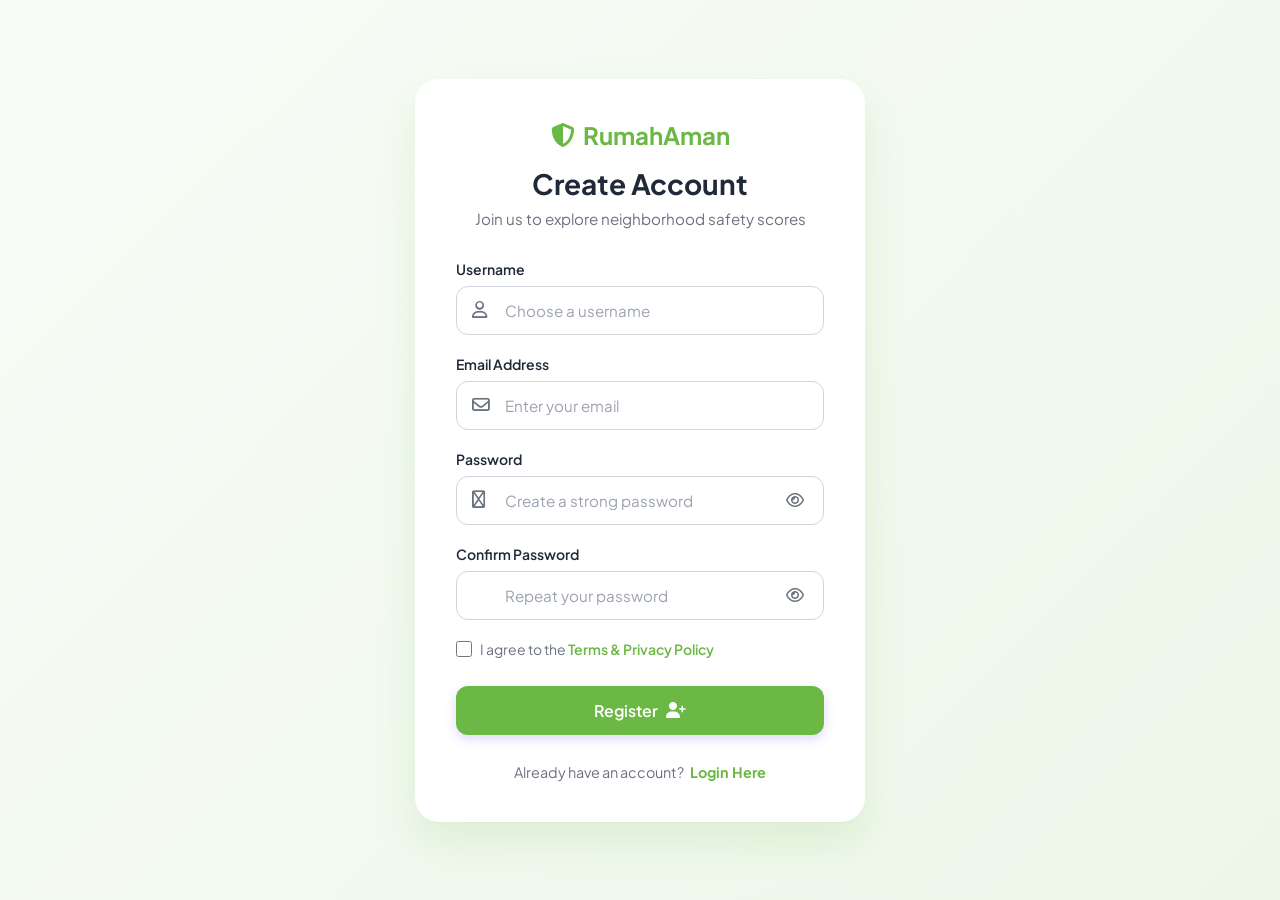
<file: LoginPage_RumahAman/register.html>
<!DOCTYPE html>
<html lang="en">
<head>
    <meta charset="UTF-8">
    <meta name="viewport" content="width=device-width, initial-scale=1.0">
    <title>Register - RumahAman</title>
    <link rel="stylesheet" href="style.css">
    <link rel="stylesheet" href="https://cdnjs.cloudflare.com/ajax/libs/font-awesome/6.4.0/css/all.min.css">
</head>
<body>

    <div class="login-container">
        <div class="login-header">
            <div class="logo">
                <i class="fa-solid fa-shield-halved"></i>
                <span>RumahAman</span>
            </div>
            <h2>Create Account</h2>
            <p>Join us to explore neighborhood safety scores</p>
        </div>

        <form id="registerForm" onsubmit="handleRegister(event)">
            
            <div class="input-group">
                <label for="regUsername">Username</label>
                <div class="input-wrapper">
                    <i class="fa-regular fa-user input-icon"></i>
                    <input type="text" id="regUsername" placeholder="Choose a username" required>
                </div>
            </div>

            <div class="input-group">
                <label for="regEmail">Email Address</label>
                <div class="input-wrapper">
                    <i class="fa-regular fa-envelope input-icon"></i>
                    <input type="email" id="regEmail" placeholder="Enter your email" required>
                </div>
            </div>

            <div class="input-group">
                <label for="regPassword">Password</label>
                <div class="input-wrapper">
                    <i class="fa-regular fa-lock input-icon"></i>
                    <input type="password" id="regPassword" placeholder="Create a strong password" required>
                    <i class="fa-regular fa-eye toggle-password" id="togglePassword"></i>
                </div>
            </div>

            <div class="input-group">
                <label for="confirmPassword">Confirm Password</label>
                <div class="input-wrapper">
                    <i class="fa-regular fa-lock-keyhole input-icon"></i>
                    <input type="password" id="confirmPassword" placeholder="Repeat your password" required>
                    <i class="fa-regular fa-eye toggle-password" id="toggleConfirmPassword"></i>
                </div>
            </div>

            <div class="form-options">
                <label class="remember-me">
                    <input type="checkbox" id="termsAgree" required>
                    <span>I agree to the <a href="#" class="forgot-pass">Terms & Privacy Policy</a></span>
                </label>
            </div>

            <div id="errorMessage" class="error-banner" style="display: none;"></div>

            <button type="submit" class="btn-login">
                <span>Register</span>
                <i class="fa-solid fa-user-plus"></i>
            </button>
        </form>

        <div class="register-redirect">
            <p>Already have an account? <a href="login.html" class="btn-register-link">Login Here</a></p>
        </div>
    </div>

    <script>
    const togglePassword = document.querySelector('#togglePassword');
    const passwordInput = document.querySelector('#regPassword');
    
    togglePassword.addEventListener('click', function () {
        const type = passwordInput.getAttribute('type') === 'password' ? 'text' : 'password';
        passwordInput.setAttribute('type', type);
        this.classList.toggle('fa-eye');
        this.classList.toggle('fa-eye-slash');
    });

    const toggleConfirmPassword = document.querySelector('#toggleConfirmPassword');
    const confirmPasswordInput = document.querySelector('#confirmPassword');
    
    toggleConfirmPassword.addEventListener('click', function () {
        const type = confirmPasswordInput.getAttribute('type') === 'password' ? 'text' : 'password';
        confirmPasswordInput.setAttribute('type', type);
        this.classList.toggle('fa-eye');
        this.classList.toggle('fa-eye-slash');
    });

    // --- LOGIK PENDAFTARAN USER ---
    function handleRegister(event) {
        event.preventDefault();
        
        const username = document.getElementById('regUsername').value.trim();
        const email = document.getElementById('regEmail').value.trim();
        const password = passwordInput.value;
        const confirmPassword = confirmPasswordInput.value;
        const errorBanner = document.getElementById('errorMessage');

        errorBanner.style.display = "none";

        if (password !== confirmPassword) {
            errorBanner.textContent = "Passwords do not match. Please check again.";
            errorBanner.style.display = "block";
            return;
        }

        // Ambil senarai user sedia ada daripada localStorage (atau cipta array baru jika kosong)
        let users = JSON.parse(localStorage.getItem('users')) || [];

        const userExists = users.some(user => user.username === username || user.email === email);
        if (userExists) {
            errorBanner.textContent = "Username or Email already registered!";
            errorBanner.style.display = "block";
            return;
        }

        // Simpan data user baru berserta jenis peranan (role)
        const newUser = {
            username: username,
            email: email,
            password: password,
            role: 'user'
        };

        users.push(newUser);
        localStorage.setItem('users', JSON.stringify(users)); // Simpan semula ke localStorage

        alert('Registration completed successfully! Redirecting to login page...');
        window.location.href = 'login.html';
    }
    </script>
</body>
</html>
</file>
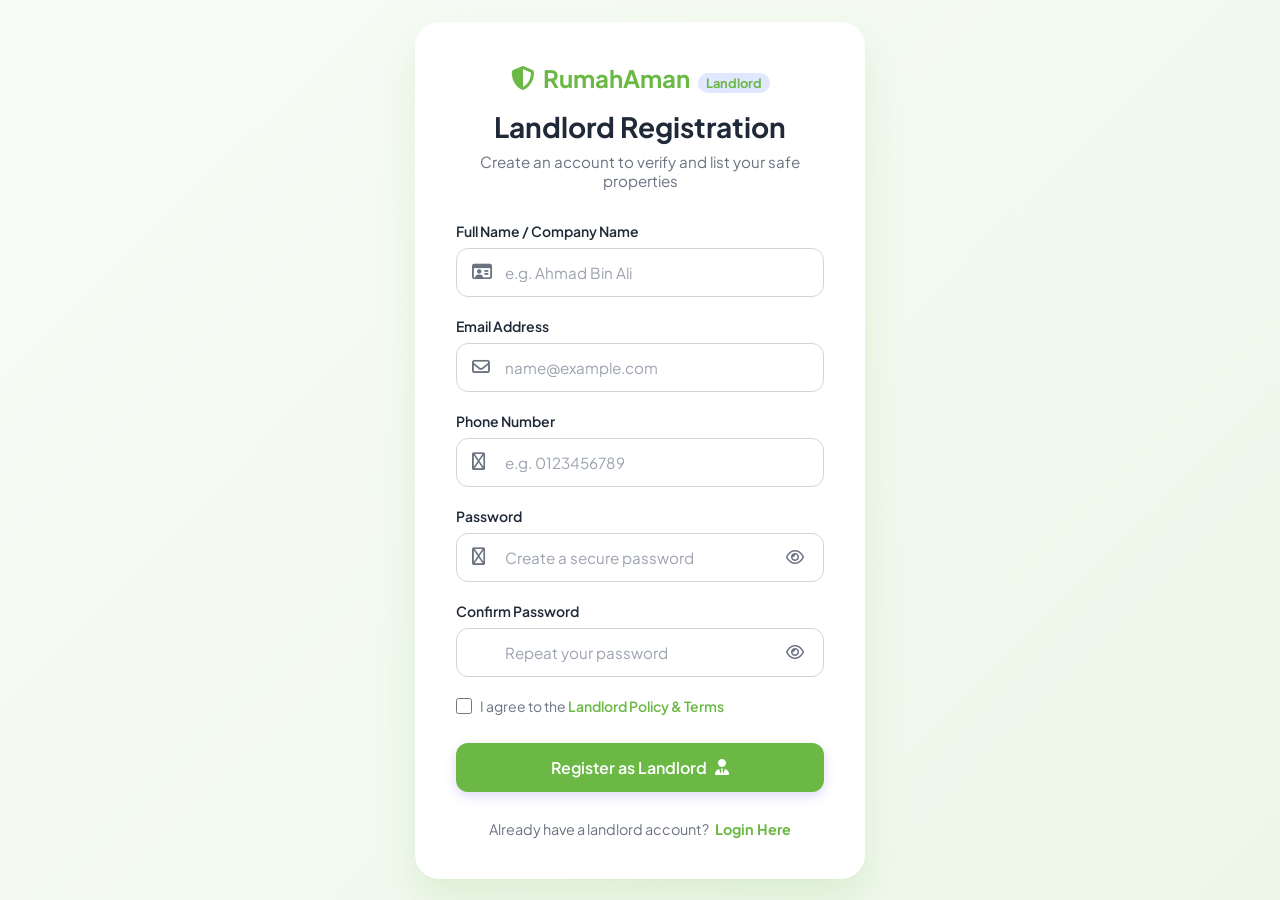
<file: LoginPage_RumahAman/register_landlord.html>
<!DOCTYPE html>
<html lang="en">

<head>
    <meta charset="UTF-8">
    <meta name="viewport" content="width=device-width, initial-scale=1.0">
    <title>Landlord Registration - RumahAman</title>
    <link rel="stylesheet" href="style.css">
    <link rel="stylesheet" href="https://cdnjs.cloudflare.com/ajax/libs/font-awesome/6.4.0/css/all.min.css">
</head>

<body>

    <div class="login-container">
        <div class="login-header">
            <div class="logo">
                <i class="fa-solid fa-shield-halved"></i>
                <span>RumahAman <span
                        style="font-size: 0.8rem; background: #e0e7ff; color: var(--primary-purple); padding: 2px 8px; border-radius: 20px; margin-left: 4px;">Landlord</span></span>
            </div>
            <h2>Landlord Registration</h2>
            <p>Create an account to verify and list your safe properties</p>
        </div>

        <form id="landlordRegisterForm" onsubmit="handleLandlordRegister(event)">

            <div class="input-group">
                <label for="landlordName">Full Name / Company Name</label>
                <div class="input-wrapper">
                    <i class="fa-regular fa-id-card input-icon"></i>
                    <input type="text" id="landlordName" placeholder="e.g. Ahmad Bin Ali" required>
                </div>
            </div>

            <div class="input-group">
                <label for="landlordEmail">Email Address</label>
                <div class="input-wrapper">
                    <i class="fa-regular fa-envelope input-icon"></i>
                    <input type="email" id="landlordEmail" placeholder="name@example.com" required>
                </div>
            </div>

            <div class="input-group">
                <label for="landlordPhone">Phone Number</label>
                <div class="input-wrapper">
                    <i class="fa-regular fa-phone input-icon"></i>
                    <input type="tel" id="landlordPhone" placeholder="e.g. 0123456789" required>
                </div>
            </div>

            <div class="input-group">
                <label for="landlordRegPassword">Password</label>
                <div class="input-wrapper">
                    <i class="fa-regular fa-lock input-icon"></i>
                    <input type="password" id="landlordRegPassword" placeholder="Create a secure password" required>
                    <i class="fa-regular fa-eye toggle-password" id="togglePassword"></i>
                </div>
            </div>

            <div class="input-group">
                <label for="landlordConfirmPassword">Confirm Password</label>
                <div class="input-wrapper">
                    <i class="fa-regular fa-lock-keyhole input-icon"></i>
                    <input type="password" id="landlordConfirmPassword" placeholder="Repeat your password" required>
                    <i class="fa-regular fa-eye toggle-password" id="toggleConfirmPassword"></i>
                </div>
            </div>

            <div class="form-options">
                <label class="remember-me">
                    <input type="checkbox" id="landlordTerms" required>
                    <span>I agree to the <a href="#" class="forgot-pass">Landlord Policy & Terms</a></span>
                </label>
            </div>

            <div id="errorMessage" class="error-banner" style="display: none;"></div>

            <button type="submit" class="btn-login">
                <span>Register as Landlord</span>
                <i class="fa-solid fa-user-tie"></i>
            </button>
        </form>

        <div class="register-redirect">
            <p>Already have a landlord account? <a href="login_landlord.html" class="btn-register-link">Login Here</a>
            </p>
        </div>
    </div>

    <script>
        const togglePassword = document.querySelector('#togglePassword');
        const passwordInput = document.querySelector('#landlordRegPassword');

        togglePassword.addEventListener('click', function () {
            const type = passwordInput.getAttribute('type') === 'password' ? 'text' : 'password';
            passwordInput.setAttribute('type', type);
            this.classList.toggle('fa-eye');
            this.classList.toggle('fa-eye-slash');
        });

        const toggleConfirmPassword = document.querySelector('#toggleConfirmPassword');
        const confirmPasswordInput = document.querySelector('#landlordConfirmPassword');

        toggleConfirmPassword.addEventListener('click', function () {
            const type = confirmPasswordInput.getAttribute('type') === 'password' ? 'text' : 'password';
            confirmPasswordInput.setAttribute('type', type);
            this.classList.toggle('fa-eye');
            this.classList.toggle('fa-eye-slash');
        });

        // --- LOGIK PENDAFTARAN LANDLORD ---
        function handleLandlordRegister(event) {
            event.preventDefault();

            const name = document.getElementById('landlordName').value.trim();
            const email = document.getElementById('landlordEmail').value.trim();
            const phone = document.getElementById('landlordPhone').value.trim();
            const password = passwordInput.value;
            const confirmPassword = confirmPasswordInput.value;
            const errorBanner = document.getElementById('errorMessage');

            errorBanner.style.display = "none";

            if (password !== confirmPassword) {
                errorBanner.textContent = "Passwords do not match. Please verify again.";
                errorBanner.style.display = "block";
                return;
            }

            // Ambil senarai landlords sedia ada daripada localStorage
            let landlords = JSON.parse(localStorage.getItem('landlords')) || [];

            const landlordExists = landlords.some(landlord => landlord.email === email);
            if (landlordExists) {
                errorBanner.textContent = "This email is already registered as a landlord!";
                errorBanner.style.display = "block";
                return;
            }

            const newLandlord = {
                name: name,
                email: email,
                phone: phone,
                password: password,
                role: 'landlord'
            };

            landlords.push(newLandlord);
            localStorage.setItem('landlords', JSON.stringify(landlords));

            alert('Landlord account registration successful! Redirecting to landlord login...');
            window.location.href = 'login_landlord.html';
        }
    </script>
</body>

</html>
</file>
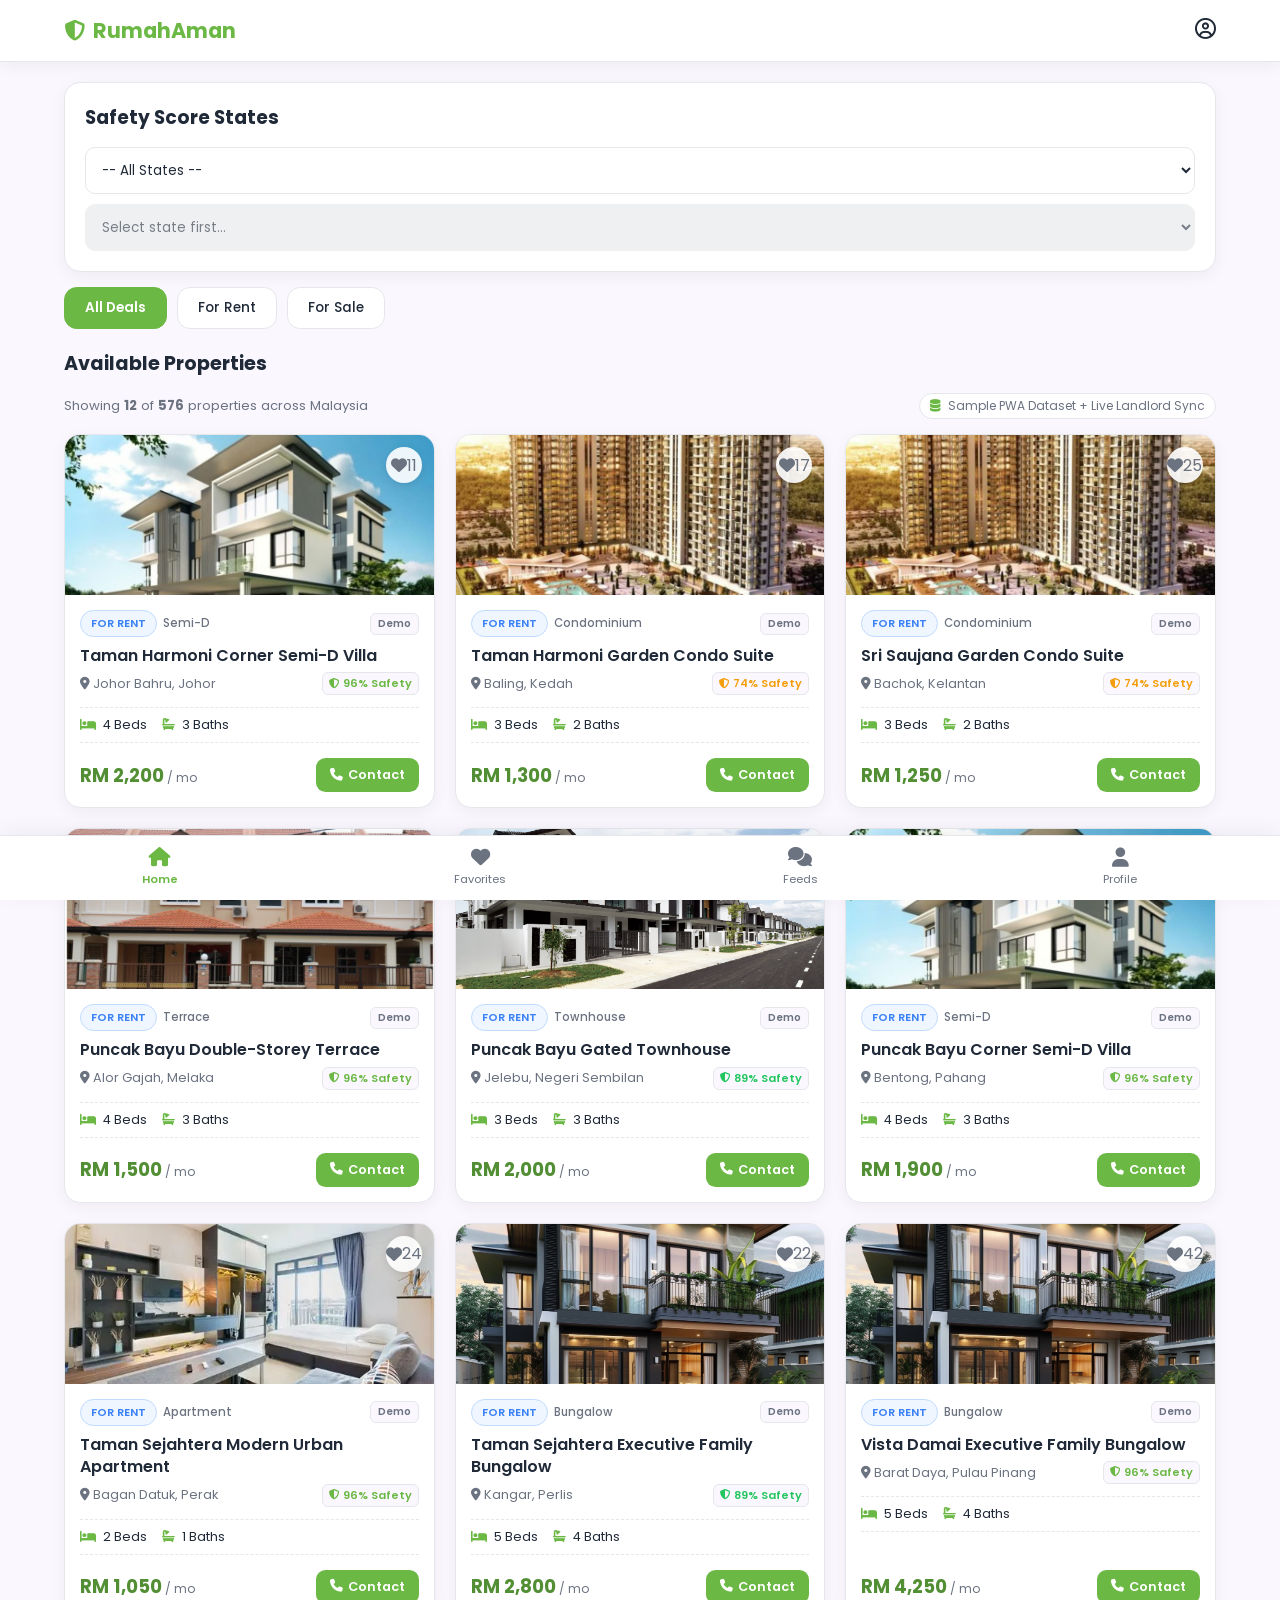
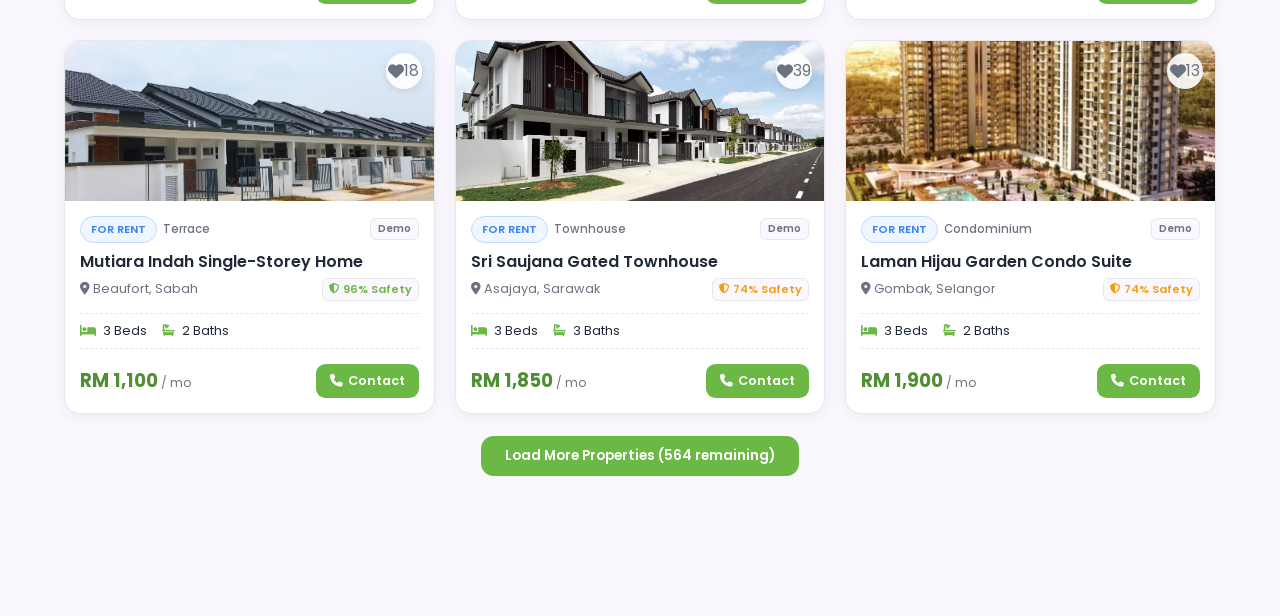
<file: User_Dashboard/user.html>
<!DOCTYPE html>
<html lang="en">

<head>
  <meta charset="UTF-8">
  <meta name="viewport" content="width=device-width, initial-scale=1.0">
  <title>RumahAman - User Dashboard</title>
  <link rel="stylesheet" href="user_style.css">
  <link rel="stylesheet" href="https://cdnjs.cloudflare.com/ajax/libs/font-awesome/6.5.1/css/all.min.css" />
</head>

<body>

  <!-- TOP HEADER -->
  <header class="top-header">
    <h1><i class="fa-solid fa-shield-halved"></i> RumahAman</h1>
    <div style="display: flex; gap: 20px; align-items: center;">

      <div style="position: relative; cursor: pointer;" onclick="toggleMenu('account-dropdown', event)">
        <i class="fa-regular fa-circle-user" style="font-size: 1.3rem; color: var(--text);"></i>

        <div id="account-dropdown" class="dropdown hidden"
          style="position: absolute; right: 0; top: 40px; background: var(--bg-nav); border: 1px solid var(--border-color); border-radius: 8px; width: 160px; padding: 5px 0; z-index: 1000;">

          <a onclick="switchTab('profile', null); toggleMenu('account-dropdown', event)"
            style="display: flex; align-items: center; gap: 10px; padding: 10px; cursor: pointer; color: var(--text);">
            <i class="fa-regular fa-user"></i> My Profile
          </a>

          <a onclick="toggleDarkMode()"
            style="display: flex; align-items: center; gap: 10px; padding: 10px; cursor: pointer; color: var(--text);">
            <i class="fa-solid fa-moon"></i> Dark Mode
          </a>

          <a onclick="handleUserLogout()"
            style="display: flex; align-items: center; gap: 10px; padding: 10px; cursor: pointer; color: var(--danger); border-top: 1px solid var(--border-color);">
            <i class="fa-solid fa-arrow-right-from-bracket"></i> Logout
          </a>
        </div>
      </div>

    </div>
  </header>
  <!-- VIEW: HOME (EXPLORE LISTINGS) -->
  <div id="view-home" class="view-container">
    <div class="container">

      <!-- SEARCH BOX -->
      <div class="search-box" style="margin-bottom: 15px;">
        <h3 style="margin-bottom: 15px;">Safety Score States</h3>

        <div class="filter-row" style="display: flex; flex-direction: column; gap: 10px;">

          <select id="stateFilter" onchange="populateUserDistricts()"
            style="width: 100%; padding: 12px; border-radius: 10px; border: 1.5px solid var(--border-color); font-family: 'Poppins', sans-serif;">
            <option value="">-- All States --</option>
          </select>

          <select id="districtFilter" onchange="filterProperties()" disabled
            style="width: 100%; padding: 12px; border-radius: 10px; border: 1.5px solid var(--border-color); font-family: 'Poppins', sans-serif;">
            <option value="">Select state first...</option>
          </select>

        </div>
      </div>

      <!-- Dynamic Safety Insights & Crime Records -->
      <div id="safety-insights-box" class="card hidden"
        style="margin-bottom: 20px; padding: 18px; border-radius: 1rem; background: var(--bg-card);">
        <h4
          style="font-size: 0.95rem; color: var(--text); margin-bottom: 12px; display: flex; align-items: center; gap: 8px;">
          <i class="fa-solid fa-shield-cat" style="color: var(--primary);"></i> Neighborhood Safety Insights
        </h4>
        <div style="display: grid; grid-template-columns: 1fr 1fr; gap: 15px;">
          <div
            style="background: var(--light); padding: 12px; border-radius: 10px; border: 1.5px solid var(--border-color); text-align: center;">
            <p style="font-size: 0.75rem; color: var(--gray); margin-bottom: 2px;">Safety Score</p>
            <h3 id="safety-score-value" style="font-size: 1.4rem; font-weight: 700; color: var(--primary-dark);">-</h3>
          </div>
          <div
            style="background: var(--light); padding: 12px; border-radius: 10px; border: 1.5px solid var(--border-color); text-align: center; display: flex; flex-direction: column; justify-content: center; align-items: center;">
            <p style="font-size: 0.75rem; color: var(--gray); margin-bottom: 2px;">Crime Record Status</p>
            <div id="crime-record-value" style="font-size: 0.85rem; font-weight: 600; margin-top: 2px;">-</div>
          </div>
        </div>
      </div>

      <div class="categories">
        <button class="category-btn active" onclick="filterType('all', this)">All Deals</button>
        <button class="category-btn" onclick="filterType('rent', this)">For Rent</button>
        <button class="category-btn" onclick="filterType('sale', this)">For Sale</button>
      </div>

      <h2 style="font-size: 1.2rem; margin-top: 10px; margin-bottom: 15px; color: var(--text);">Available Properties
      </h2>
      <div class="property-grid" id="user-property-container">
        <p id="empty-listings-msg"
          style="grid-column: span 3; text-align: center; color: var(--gray); padding: 40px 0;">
          <i class="fa-solid fa-house-laptop"
            style="font-size: 2.5rem; margin-bottom: 10px; color: var(--border-color);"></i><br>
          No active properties match your selection.
        </p>
      </div>
    </div>
  </div>

  <!-- VIEW: BOOKMARKS / FAVORITES -->
  <div id="view-favorites" class="view-container hidden">
    <div class="container">
      <div class="section-header">
        <h2><i class="fa-solid fa-heart" style="color: var(--danger);"></i> Saved Bookmarks</h2>
        <p style="color: var(--gray); font-size: 0.85rem;">Properties you are monitoring.</p>
      </div>

      <div class="property-grid" id="user-favorites-container" style="margin-top: 20px;">
        <p id="empty-favorites-msg"
          style="grid-column: span 3; text-align: center; color: var(--gray); padding: 40px 0;">
          No bookmarked listings found. Click the heart icon on any deal to save it!
        </p>
      </div>
    </div>
  </div>

  <!-- VIEW: REVIEWS / ALERTS -->
  <div id="view-reviews" class="view-container hidden">
    <div class="container">
      <div class="section-header">
        <h2><i class="fa-solid fa-comments" style="color: var(--info);"></i> Tenant Community Feed</h2>
        <p style="color: var(--gray); font-size: 0.85rem;">Give the community about feedback and issues in the state.
        </p>
      </div>

      <div class="card"
        style="margin: 20px 0; background: var(--white); padding: 20px; border-radius: 15px; box-shadow: var(--shadow-sm);">
        <h3 style="font-size: 1rem; margin-bottom: 15px; color: var(--text);">Submit Community Feedback</h3>
        <form id="user-review-form" onsubmit="submitUserReview(event)">
          <div style="margin-bottom: 12px;">
            <label style="font-size: 0.8rem; font-weight: 500; display: block; margin-bottom: 5px;">Select
              States</label>
            <select id="review-district-select"
              style="width: 100%; padding: 10px; border-radius: 8px; border: 1.5px solid var(--border-color);" required>
              <option value="">-- Please Select The States --</option>
            </select>
          </div>

          <div style="margin-bottom: 15px;">
            <label style="font-size: 0.8rem; font-weight: 500; display: block; margin-bottom: 5px;">Your Review / Issue
              Report</label>
            <textarea id="review-text-input" rows="3"
              placeholder="examples: traffic light not functioning, security problem, or noise disturbing..."
              style="width: 100%; padding: 10px; border-radius: 8px; border: 1.5px solid var(--border-color); font-family: 'Poppins', sans-serif;"
              required></textarea>
          </div>
          <button type="submit" class="category-btn active"
            style="border: none; border-radius: 8px; cursor: pointer; width: 100%;">Publish To Feed</button>
        </form>
      </div>

      <div id="community-reviews-stream" style="display: flex; flex-direction: column; gap: 15px;"></div>
    </div>
  </div>

  <!-- VIEW: PROFILE -->
  <div id="view-profile" class="view-container hidden">
    <div class="container profile-container">
      <div class="profile-card">
        <div class="default-avatar-wrapper">
          <i class="fa-solid fa-user-graduate"></i>
        </div>
        <h2 id="profileUsername">Loading Account...</h2>
        <p id="profileEmail">Loading Data Stream...</p>
      </div>

      <div class="profile-grid" style="margin-top: 20px;">
        <div class="box">
          <h3>Account Privilege</h3>
          <p style="color: var(--primary); font-size: 1.1rem; margin-top: 5px;"><i class="fa-solid fa-circle-check"></i>
            Verified Tenant</p>
        </div>
        <div class="box">
          <h3>Bookmarks Kept</h3>
          <p id="profileSavedCount" style="font-size: 1.5rem; color: var(--text); margin-top: 5px;">0</p>
        </div>
      </div>
    </div>
  </div>

  <!-- MODAL: OWNER CONTACT DETAIL -->
  <div id="ownerModal" class="modal-overlay hidden">
    <div class="container" style="max-width: 400px; padding: 20px;">
      <div class="contact-card"
        style="background: var(--white); padding: 30px; border-radius: 20px; box-shadow: var(--shadow-lg); text-align: center; position: relative;">
        <div style="position: absolute; top: 15px; right: 20px; cursor: pointer; font-size: 1.2rem; color: var(--gray);"
          onclick="closeOwnerModal()">
          <i class="fa-solid fa-xmark"></i>
        </div>

        <div
          style="width: 60px; height: 60px; background: var(--lightGreen); color: var(--primary); border-radius: 50%; display: flex; align-items: center; justify-content: center; font-size: 1.5rem; margin: 0 auto 15px;">
          <i class="fa-solid fa-id-card"></i>
        </div>

        <h2 style="font-size: 1.2rem; margin-bottom: 20px; color: var(--text);">Owner Contact Profile</h2>

        <div class="owner-info"
          style="text-align: left; background: var(--light); padding: 15px; border-radius: 12px; display: flex; flex-direction: column; gap: 10px;">
          <p><i class="fa-solid fa-user" style="color: var(--primary); margin-right: 8px;"></i> <strong>Name:</strong>
            <span id="contactName">-</span>
          </p>
          <p><i class="fa-solid fa-phone" style="color: var(--primary); margin-right: 8px;"></i> <strong>Phone:</strong>
            <span id="contactPhone">-</span>
          </p>
          <p><i class="fa-solid fa-envelope" style="color: var(--primary); margin-right: 8px;"></i>
            <strong>Email:</strong> <span id="contactEmail">-</span>
          </p>
        </div>

        <button class="category-btn active" style="margin-top: 25px; width: 100%; border: none; border-radius: 10px;"
          id="backToHomeBtn" onclick="closeOwnerModal()">Back to Listings</button>
      </div>
    </div>
  </div>

  <!-- SYSTEM BOTTOM NAVIGATION BAR -->
  <nav class="bottom-nav">
    <a class="nav-item active" onclick="switchTab('home', this)">
      <i class="fa-solid fa-house"></i><span>Home</span>
    </a>
    <a class="nav-item" onclick="switchTab('favorites', this)">
      <i class="fa-solid fa-heart"></i><span>Favorites</span>
    </a>
    <a class="nav-item" onclick="switchTab('reviews', this)">
      <i class="fa-solid fa-comments"></i><span>Feeds</span>
    </a>
    <a class="nav-item" onclick="switchTab('profile', this)">
      <i class="fa-solid fa-user"></i><span>Profile</span>
    </a>
  </nav>

  <script src="user_script.js"></script>
</body>

</html>
</file>
<file: css/style.css>
@import url('https://fonts.googleapis.com/css2?family=Poppins:wght@300;400;500;600;700;800&display=swap');

*{
    margin:0;
    padding:0;
    box-sizing:border-box;
    font-family:'Poppins',sans-serif;
    scroll-behavior:smooth;
}

body{
    background:#faf7ff;
    color:#1f2937;
    overflow-x:hidden;
}

a{
    text-decoration:none;
}

ul{
    list-style:none;
}


@keyframes pulse-animation {
    0% { transform: scale(1); box-shadow: 0 0 0 0 rgba(var(--primary-rgb, 46, 125, 50), 0.7); }
    70% { transform: scale(1.05); box-shadow: 0 0 0 10px rgba(var(--primary-rgb, 46, 125, 50), 0); }
    100% { transform: scale(1); box-shadow: 0 0 0 0 rgba(var(--primary-rgb, 46, 125, 50), 0); }
}

.register-btn-mobile {
    width: 80%;
    padding: 12px;
    text-align: center;
    border-radius: 8px;
    background-color: var(--primary);
    color: white !important;
    text-decoration: none;
    font-weight: bold;
    display: none;
    animation: pulse-animation 2s infinite;
    transition: all 0.3s ease;
}

.register-btn-mobile:hover {
    background-color: #228B22;
    transform: scale(1.1) !important;
    cursor: pointer;
}
.scroll-up-btn {
    display: none; 
    position: fixed; 
    bottom: 30px;
    right: 30px;
    z-index: 99;
    border: none;
    outline: none;
    background-color: var(--primary);
    color: white;
    cursor: pointer;
    
    padding: 10px 20px;
    border-radius: 8px; 
    font-size: 14px;
    font-weight: 600;
    
    box-shadow: 0 4px 10px rgba(0,0,0,0.2);
    transition: all 0.3s ease;
    
    display: flex;
    align-items: center;
    gap: 8px;
}

.scroll-up-btn:hover {
    background-color: #228B22; 
    transform: translateY(-5px);
    box-shadow: 0 6px 12px rgba(0,0,0,0.3);
}

@media (max-width: 767px) {
    .mobile-auth-container {
        display: flex !important;
        flex-direction: column;
        align-items: center;
        gap: 10px;
        margin-top: 20px;
    }
    .register-btn-mobile {
        display: block;
    }
}
/* =====================================
   COLORS
===================================== */

:root{
    --primary:#6bb845;
    --primary-dark:#6BB845;
    --primary-light:#6BB845;
    --lightGreen:#cfe4c6;
    --light:#faf7ff;
    --text:#1f2937;
    --gray:#6b7280;
    --white:#ffffff;
}

/* =====================================
   NAVBAR
===================================== */

header{
    position:fixed;
    top:0;
    left:0;
    width:100%;
    z-index:1000;
    background:rgba(255,255,255,.8);
    backdrop-filter:blur(15px);
}

.navbar{
    max-width:75rem;
    width:100%;
    margin:auto;
    display:flex;
    justify-content:space-between;
    align-items:center;
    padding:1rem 4%;
}

.menu-toggle{
    display:none;
}

.logo{
    color:var(--primary);
    font-size:1.6rem;
    font-weight:700;
}

.logo i{
    margin-right:.5rem;
}

.nav-links{
    display:flex;
    gap:1.5rem;
}

.nav-links a{
    color:var(--text);
    font-weight:500;
    transition:.3s;
}

.nav-links a:hover{
    color:var(--primary);
}

.auth-buttons{
    display:flex;
    gap:.8rem;
}

.login-btn{
    background:var(--primary);
    color:white;
    padding:.7rem 1.4rem;
    border-radius:2rem;
    transition:.3s;
}

.login-btn:hover{
    transform:translateY(-3px);
}

.register-btn{
    border:2px solid var(--primary);
    color:var(--primary);
    padding:.7rem 1.4rem;
    border-radius:2rem;
    transition:.3s;
}

.register-btn:hover{
    background:var(--primary);
    color:white;
}

/* =====================================
   HERO
===================================== */

.hero{
    min-height:100vh;
    max-width:75rem;
    width:100%;
    margin:auto;
    display:flex;
    align-items:center;
    justify-content:space-between;
    gap:5%;
    padding:8rem 5% 4rem;
}

.hero-content{
    flex:1;
}

.badge{
    background:var(--lavender);
    color:var(--primary);
    padding:.6rem 1rem;
    border-radius:3rem;
    font-weight:600;
    display:inline-block;
}

.hero-content h1{
    margin-top:1.5rem;
    font-size:clamp(2.5rem, 5vw, 4rem);
    line-height:1.2;
}

.hero-content span{
    color:var(--primary);
}

.hero-content p{
    margin-top:1.2rem;
    color:var(--gray);
    line-height:1.8;
    max-width:34rem;
}

.hero-buttons{
    margin-top:2rem;
    display:flex;
    gap:1rem;
    flex-wrap:wrap;
}

.btn-primary{
    background:linear-gradient(
    135deg,
    var(--primary),
    var(--primary-light)
    );
    color:white;
    padding:.9rem 1.8rem;
    border-radius:2rem;
    transition:.3s;
}

.btn-primary:hover{
    transform:translateY(-4px);
}

.btn-register-hero{
    border:2px solid var(--primary);
    color:var(--primary);
    padding:.9rem 1.8rem;
    border-radius:2rem;
    transition:.3s;
}

.btn-register-hero:hover{
    background:var(--primary);
    color:white;
}

/* =====================================
   PHONE MOCKUP
===================================== */

.phone-mockup{
    flex:1;
    display:flex;
    justify-content:center;
}

.phone{
    width:100%;
    max-width:20rem;
    background:white;
    border-radius:2rem;
    padding:1.5rem;
    border:.5rem solid #111827;
    box-shadow:0 20px 50px rgba(124,58,237,.25);
    animation:float 4s ease-in-out infinite;
}

.phone-header{
    text-align:center;
    font-weight:700;
    color:var(--primary);
    margin-bottom:1.2rem;
}

.safety-card{
    background:linear-gradient(
    135deg,
    var(--primary),
    var(--primary-light)
    );
    color:white;
    border-radius:1.2rem;
    text-align:center;
    padding:1.5rem;
    margin-bottom:1.2rem;
}

.safety-card h1{
    font-size:3rem;
}

.phone-feature{
    background:var(--lavender);
    padding:1rem;
    border-radius:1rem;
    margin-top:.8rem;
}

@keyframes float{
    0%{transform:translateY(0);}
    50%{transform:translateY(-12px);}
    100%{transform:translateY(0);}
}

/* =====================================
   SECTIONS
===================================== */

.features,
.benefits,
.faq-preview{
    padding:6rem 5%;
}

.how-it-works{
    background:var(--lavender);
    padding:6rem 5%;
}

.section-title{
    text-align:center;
    margin-bottom:4rem;
}

.section-title h2{
    font-size:clamp(2rem,4vw,2.5rem);
}

.section-title p{
    margin-top:1rem;
    color:var(--gray);
}

/* =====================================
   FEATURES
===================================== */

.feature-container{
    max-width:75rem;
    width:100%;
    margin:auto;
    display:grid;
    grid-template-columns:repeat(3,1fr);
    gap:2rem;
}

.feature-card{
    background:white;
    padding:2rem;
    border-radius:1.5rem;
    box-shadow:0 10px 30px rgba(0,0,0,.05);
    transition:.3s;
}

.feature-card:hover{
    transform:translateY(-8px);
}

.feature-icon{
    width:4.5rem;
    height:4.5rem;
    border-radius:50%;
    background:var(--lavender);
    color:var(--primary);
    display:flex;
    justify-content:center;
    align-items:center;
    font-size:1.5rem;
    margin-bottom:1rem;
}

/* =====================================
   STEPS
===================================== */

.steps{
    max-width:70rem;
    margin:auto;
    display:grid;
    grid-template-columns:repeat(3,1fr);
    gap:2rem;
}

.step{
    background:white;
    padding:2rem;
    border-radius:1.5rem;
    text-align:center;
}

.step-number{
    width:4rem;
    height:4rem;
    background:var(--primary);
    color:white;
    border-radius:50%;
    display:flex;
    justify-content:center;
    align-items:center;
    margin:auto auto 1rem;
    font-weight:700;
}

/* =====================================
   BENEFITS
===================================== */

.benefit-grid{
    max-width:75rem;
    width:100%;
    margin:auto;
    display:grid;
    grid-template-columns:repeat(3,1fr);
    gap:1.5rem;
}

.benefit-card{
    background:white;
    text-align:center;
    padding:2rem;
    border-radius:1.5rem;
}

.benefit-card i{
    color:var(--primary);
    font-size:2rem;
    margin-bottom:1rem;
}




/* =====================================
   FAQ
===================================== */

.faq-container{
    max-width:56rem;
    margin:auto;
}

.faq-item{
    background:white;
    padding:1.5rem;
    border-radius:1.2rem;
    margin-bottom:1rem;
}

/* =====================================
   CTA
===================================== */

.cta{
    background:linear-gradient(
    135deg,
    var(--primary-dark),
    var(--primary),
    var(--primary-light)
    );
    color:white;
    text-align:center;
    padding:6rem 5%;
}

.cta h2{
    font-size:clamp(2rem,4vw,2.8rem);
}

.cta p{
    margin:1rem 0 2rem;
}

.cta-btn{
    background:white;
    color:var(--primary);
    padding:1rem 2rem;
    border-radius:2rem;
    font-weight:600;
}

/* =====================================
   FOOTER
===================================== */

footer{
    background:#2c2a30;
    color:white;
}

.footer-container{
    max-width:75rem;
    width:100%;
    margin:auto;
    padding:4rem 5%;
    display:grid;
    grid-template-columns:2fr 1fr 1fr;
    gap:2rem;
}

.footer-brand p{
    margin-top:1rem;
    color:#d1d5db;
}

.footer-links h4{
    margin-bottom:1rem;
}

.footer-links a{
    display:block;
    color:#d1d5db;
    margin-bottom:.6rem;
}

.footer-bottom{
    border-top:1px solid rgba(255,255,255,.1);
    text-align:center;
    padding:1rem;
}

/* =====================================
   RESPONSIVE 
===================================== */


@media(max-width:992px){

    .hero{
        flex-direction:column;
        text-align:center;
    }

    .hero-content p{
        margin:auto;
        margin-top:1rem;
    }

    .hero-buttons{
        justify-content:center;
    }

    .feature-container,
    .steps,
    .benefit-grid{
        grid-template-columns:1fr;
    }

    .footer-container{
        grid-template-columns:1fr;
        text-align:center;
    }
}

/* For mobile devices */
@media(max-width:768px){

    .navbar{
        padding:1rem 5%;
        position:relative;
        flex-wrap: nowrap;
    }

    .logo{
        display: flex;       
        align-items: center; 
        flex-shrink: 0;      
    }

    .menu-toggle{
        display:block;
        font-size:1.5rem;
        color:var(--primary);
        cursor:pointer;
        margin-left: auto; 
    }

    .nav-links,
    .auth-buttons{
        display:none;
    }

    .nav-links.active{
        display:flex;
        position:absolute;
        top:100%;
        left:0;
        width:100%;
        background:white;
        flex-direction:column;
        align-items:center;
        gap:1rem;
        padding:1.5rem;
        box-shadow:0 10px 25px rgba(0,0,0,.08);
        z-index: 999;
    }

    .auth-buttons.active{
        display:flex;
        justify-content:center;
        gap:.8rem;
        padding:1rem;
        background:white;
        position: absolute; 
        top: calc(100% + 14rem);
        left: 0;
        width: 100%;
        box-shadow: 0 10px 25px rgba(0,0,0,.08);
        z-index: 999; 
    }

    .hero{
        padding-top:10rem;
        gap:3rem;
    }

    .phone{
        width:90%;
        max-width:18rem;
    }

    .section-title h2,
    .cta h2{
        font-size:2rem;
    }
}

/* =====================================
        FAQ PAGE HERO BANNER
===================================== */

    .faq-hero {
            background: linear-gradient(135deg, var(--primary), #4a9a2e);
            padding: 10rem 5% 5rem;
            text-align: center;
            color: white;
    }

    .faq-hero h1 {
            font-size: clamp(2.2rem, 5vw, 3.5rem);
            font-weight: 800;
            line-height: 1.2;
    }

    .faq-hero p {
            margin-top: 1rem;
            opacity: .9;
            max-width: 36rem;
            margin-left: auto;
            margin-right: auto;
            line-height: 1.7;
    }

/* =====================================
            CATEGORY TABS
===================================== */

    .faq-categories {
            max-width: 62rem;
            margin: 3rem auto 0;
            padding: 0 5%;
            display: flex;
            gap: .8rem;
            flex-wrap: wrap;
            justify-content: center;
        }

        .cat-tab {
            padding: .55rem 1.4rem;
            border-radius: 2rem;
            border: 2px solid var(--lightGreen);
            color: var(--text);
            font-weight: 500;
            font-size: .9rem;
            cursor: pointer;
            transition: .25s;
            background: white;
            font-family: 'Poppins', sans-serif;
        }

        .cat-tab:hover,
        .cat-tab.active {
            background: var(--primary);
            border-color: var(--primary);
            color: white;
        }

        /* =====================================
           MAIN FAQ CONTENT
        ===================================== */

        .faq-page-section {
            max-width: 62rem;
            margin: 3rem auto 5rem;
            padding: 0 5%;
        }

        /* No results message */
        .no-results {
            display: none;
            text-align: center;
            padding: 3rem;
            color: var(--gray);
        }

        .no-results i {
            font-size: 3rem;
            color: var(--lightGreen);
            margin-bottom: 1rem;
        }

        /* =====================================
           FAQ CATEGORY GROUP
        ===================================== */

        .faq-group {
            margin-bottom: 3.5rem;
        }

        .faq-group-header {
            display: flex;
            align-items: center;
            gap: .8rem;
            margin-bottom: 1.5rem;
        }

        .faq-group-icon {
            width: 2.8rem;
            height: 2.8rem;
            border-radius: 50%;
            background: var(--lightGreen);
            color: var(--primary);
            display: flex;
            justify-content: center;
            align-items: center;
            font-size: 1rem;
            flex-shrink: 0;
        }

        .faq-group-header h2 {
            font-size: 1.3rem;
            font-weight: 700;
            color: var(--text);
        }

        /* =====================================
           ACCORDION ITEM
        ===================================== */

        .faq-accordion {
            border-radius: 1.2rem;
            overflow: hidden;
            box-shadow: 0 4px 20px rgba(0,0,0,.05);
            margin-bottom: .8rem;
            background: white;
            border: 1.5px solid transparent;
            transition: border-color .25s;
        }

        .faq-accordion.open {
            border-color: var(--lightGreen);
        }

        .faq-accordion-header {
            display: flex;
            justify-content: space-between;
            align-items: center;
            padding: 1.3rem 1.5rem;
            cursor: pointer;
            gap: 1rem;
            user-select: none;
        }

        .faq-accordion-header h3 {
            font-size: 1rem;
            font-weight: 600;
            color: var(--text);
            flex: 1;
            line-height: 1.5;
        }

        .faq-toggle-icon {
            width: 2rem;
            height: 2rem;
            border-radius: 50%;
            background: var(--lightGreen);
            color: var(--primary);
            display: flex;
            justify-content: center;
            align-items: center;
            flex-shrink: 0;
            transition: background .25s, transform .35s;
            font-size: .85rem;
        }

        .faq-accordion.open .faq-toggle-icon {
            background: var(--primary);
            color: white;
            transform: rotate(45deg);
        }

        .faq-accordion-body {
            max-height: 0;
            overflow: hidden;
            transition: max-height .4s ease, padding .3s ease;
            padding: 0 1.5rem;
        }

        .faq-accordion.open .faq-accordion-body {
            max-height: 20rem;
            padding: 0 1.5rem 1.3rem;
        }

        .faq-accordion-body p {
            color: var(--gray);
            line-height: 1.8;
            font-size: .95rem;
        }

        /* =====================================
           CONTACT STRIP
        ===================================== */

        .faq-contact-strip {
            background: linear-gradient(135deg, var(--primary), #4a9a2e);
            border-radius: 1.8rem;
            padding: 3rem 2.5rem;
            text-align: center;
            color: white;
            max-width: 62rem;
            margin: 0 auto 5rem;
            padding-left: 5%;
            padding-right: 5%;
        }

        .faq-contact-strip h2 {
            font-size: clamp(1.5rem, 3vw, 2rem);
            font-weight: 700;
        }

        .faq-contact-strip p {
            margin: .8rem 0 1.8rem;
            opacity: .9;
        }

        .faq-contact-strip .btn-white {
            background: white;
            color: var(--primary);
            padding: .9rem 2rem;
            border-radius: 2rem;
            font-weight: 600;
            font-family: 'Poppins', sans-serif;
            transition: .3s;
            display: inline-block;
        }

        .faq-contact-strip .btn-white:hover {
            transform: translateY(-3px);
            box-shadow: 0 8px 20px rgba(0,0,0,.15);
        }

        /* =====================================
           STATS ROW
        ===================================== */

        .faq-stats {
            display: flex;
            justify-content: center;
            gap: 3rem;
            flex-wrap: wrap;
            max-width: 62rem;
            margin: 0 auto 4rem;
            padding: 0 5%;
        }

        .faq-stat {
            text-align: center;
        }

        .faq-stat .stat-num {
            font-size: 2rem;
            font-weight: 800;
            color: var(--primary);
        }

        .faq-stat p {
            color: var(--gray);
            font-size: .9rem;
        }

/*****************************
            END OF FAQ
*****************************/


/*===============================
        ABOUT PAGE
==================================*/

/* =====================================
           HERO
===================================== */

        .about-hero {
            background: linear-gradient(135deg, var(--primary), #4a9a2e);
            padding: 10rem 5% 5rem;
            text-align: center;
            color: white;
        }

        .about-hero .breadcrumb {
            display: inline-flex;
            align-items: center;
            gap: .5rem;
            background: rgba(255,255,255,.2);
            padding: .4rem 1rem;
            border-radius: 2rem;
            font-size: .85rem;
            margin-bottom: 1.5rem;
        }

        .about-hero .breadcrumb a {
            color: white;
            opacity: .85;
            transition: .2s;
        }

        .about-hero .breadcrumb a:hover { opacity: 1; }

        .about-hero .breadcrumb i {
            font-size: .7rem;
            opacity: .7;
        }

        .about-hero h1 {
            font-size: clamp(2.2rem, 5vw, 3.5rem);
            font-weight: 800;
            line-height: 1.2;
        }

        .about-hero p {
            margin: 1rem auto 0;
            opacity: .9;
            max-width: 38rem;
            line-height: 1.7;
        }

        /* =====================================
           STATS STRIP
        ===================================== */

        .about-stats {
            background: white;
            box-shadow: 0 4px 30px rgba(0,0,0,.07);
        }

        .about-stats-inner {
            max-width: 62rem;
            margin: auto;
            padding: 2.5rem 5%;
            display: flex;
            justify-content: space-around;
            flex-wrap: wrap;
            gap: 2rem;
        }

        .about-stat {
            text-align: center;
        }

        .about-stat .stat-num {
            font-size: 2.2rem;
            font-weight: 800;
            color: var(--primary);
            line-height: 1;
        }

        .about-stat p {
            color: var(--gray);
            font-size: .9rem;
            margin-top: .3rem;
        }

        /* =====================================
           MISSION / STORY
        ===================================== */

        .about-mission {
            max-width: 62rem;
            margin: 5rem auto;
            padding: 0 5%;
            display: flex;
            align-items: center;
            gap: 4rem;
        }

        .about-mission-visual {
            flex-shrink: 0;
            width: 14rem;
            height: 14rem;
            border-radius: 2rem;
            background: linear-gradient(135deg, var(--primary), #4a9a2e);
            display: flex;
            flex-direction: column;
            justify-content: center;
            align-items: center;
            color: white;
            gap: .6rem;
            box-shadow: 0 20px 50px rgba(107,184,69,.3);
        }

        .about-mission-visual i {
            font-size: 3.5rem;
        }

        .about-mission-visual span {
            font-weight: 700;
            font-size: 1.1rem;
            letter-spacing: .02em;
        }

        .about-mission-text h2 {
            font-size: clamp(1.6rem, 3vw, 2.2rem);
            font-weight: 800;
            line-height: 1.3;
            margin-bottom: 1.2rem;
        }

        .about-mission-text h2 span {
            color: var(--primary);
        }

        .about-mission-text p {
            color: var(--gray);
            line-height: 1.9;
            margin-bottom: 1rem;
            font-size: .97rem;
        }

        /* =====================================
           WHY WE BUILT IT
        ===================================== */

        .about-why {
            background: #f0f7eb;
            padding: 5rem 5%;
        }

        .about-why-inner {
            max-width: 62rem;
            margin: auto;
        }

        .about-why .section-title {
            text-align: left;
            margin-bottom: 2.5rem;
        }

        .about-why .section-title h2 span {
            color: var(--primary);
        }

        .why-grid {
            display: grid;
            grid-template-columns: repeat(3, 1fr);
            gap: 1.5rem;
        }

        .why-card {
            background: white;
            border-radius: 1.5rem;
            padding: 2rem;
            box-shadow: 0 4px 20px rgba(0,0,0,.05);
            transition: transform .3s;
        }

        .why-card:hover {
            transform: translateY(-6px);
        }

        .why-card-icon {
            width: 3.2rem;
            height: 3.2rem;
            border-radius: 50%;
            background: #e8f5e1;
            color: var(--primary);
            display: flex;
            justify-content: center;
            align-items: center;
            font-size: 1.2rem;
            margin-bottom: 1rem;
        }

        .why-card h3 {
            font-size: 1rem;
            font-weight: 700;
            margin-bottom: .6rem;
        }

        .why-card p {
            color: var(--gray);
            font-size: .9rem;
            line-height: 1.7;
        }

        /* =====================================
           TEAM
        ===================================== */

        .about-team {
            max-width: 62rem;
            margin: 5rem auto;
            padding: 0 5%;
        }

        .about-team .section-title {
            margin-bottom: 3rem;
        }

        /* Top row: 3 cards */
        .team-row-top {
            display: grid;
            grid-template-columns: repeat(3, 1fr);
            gap: 1.5rem;
            margin-bottom: 1.5rem;
        }

        /* Bottom row: 2 cards centred */
        .team-row-bottom {
            display: grid;
            grid-template-columns: repeat(2, 1fr);
            gap: 1.5rem;
            max-width: 28rem;
            margin: 0 auto;
        }

        .team-card {
            background: white;
            border-radius: 1.5rem;
            padding: 2rem 1.5rem;
            text-align: center;
            box-shadow: 0 4px 20px rgba(0,0,0,.06);
            transition: transform .3s, box-shadow .3s;
        }

        .team-card:hover {
            transform: translateY(-6px);
            box-shadow: 0 12px 35px rgba(107,184,69,.18);
        }

        .team-avatar {
            width: 5rem;
            height: 5rem;
            border-radius: 50%;
            background: linear-gradient(135deg, var(--primary), #4a9a2e);
            color: white;
            font-size: 1.8rem;
            font-weight: 700;
            display: flex;
            justify-content: center;
            align-items: center;
            margin: 0 auto 1rem;
        }

        .team-card h3 {
            font-size: 1rem;
            font-weight: 700;
            margin-bottom: .3rem;
        }

        .team-role {
            display: inline-block;
            background: #e8f5e1;
            color: var(--primary);
            font-size: .78rem;
            font-weight: 600;
            padding: .25rem .8rem;
            border-radius: 2rem;
            margin-bottom: .8rem;
        }

        .team-card p {
            color: var(--gray);
            font-size: .85rem;
            line-height: 1.6;
        }

        /* =====================================
           CTA STRIP
        ===================================== */

        .about-cta {
            background: linear-gradient(135deg, var(--primary), #4a9a2e);
            color: white;
            text-align: center;
            padding: 5rem 5%;
        }

        .about-cta h2 {
            font-size: clamp(1.8rem, 3.5vw, 2.5rem);
            font-weight: 800;
        }

        .about-cta p {
            margin: 1rem auto 2rem;
            opacity: .9;
            max-width: 36rem;
        }

        .about-cta .btn-white {
            background: white;
            color: var(--primary);
            padding: .9rem 2.2rem;
            border-radius: 2rem;
            font-weight: 600;
            font-family: 'Poppins', sans-serif;
            display: inline-block;
            transition: .3s;
        }

        .about-cta .btn-white:hover {
            transform: translateY(-3px);
            box-shadow: 0 8px 20px rgba(0,0,0,.15);
        }

        /* =====================================
           RESPONSIVE — TABLET (≤ 992px)
        ===================================== */
 
        @media (max-width: 992px) {
 
            .about-mission {
                flex-direction: column;
                text-align: center;
                gap: 2.5rem;
            }
 
            .about-mission-visual {
                width: 10rem;
                height: 10rem;
                margin: auto;
            }
 
            .about-mission-visual i {
                font-size: 2.8rem;
            }
 
            .about-why .section-title {
                text-align: center;
            }
 
            .why-grid {
                grid-template-columns: 1fr 1fr;
            }
 
            .team-row-top {
                grid-template-columns: 1fr 1fr;
            }
 
            .team-row-bottom {
                max-width: 100%;
                grid-template-columns: 1fr 1fr;
            }
        }
 
/* =====================================
   RESPONSIVE — MOBILE (≤ 768px)
===================================== */
 
 @media (max-width: 768px) {
 
    .about-hero {
        padding: 9rem 5% 4rem;
    }
 
    .about-stats-inner {
        gap: 1.5rem;
    }
 
    .about-mission {
        margin: 3.5rem auto;
    }
 
    .why-grid {
        grid-template-columns: 1fr;
    }
 
    .team-row-top,
    .team-row-bottom {
        grid-template-columns: 1fr;
        max-width: 100%;
    }
 
    .about-team {
        margin: 3.5rem auto;
    }
}
</file>
<file: LoginPage_RumahAman/style.css>
@import url('https://fonts.googleapis.com/css2?family=Plus+Jakarta+Sans:wght@400;500;600;700&display=swap');

:root {
    --primary-purple: #6bb845;     
    --primary-hover: #528f34;    
    --bg-gradient-start: #f8fcf7;  
    --bg-gradient-end: #edf7e9;   
    --text-dark: #1f2937;
    --text-muted: #6b7280;
    --input-bg: #ffffff;
    --input-border: #d1d5db;
    --input-focus: #cfe4c6;      
    --card-bg: #ffffff;
    --shadow-color: rgba(107, 184, 69, 0.15);
}

* {
    margin: 0;
    padding: 0;
    box-sizing: border-box;
    font-family: 'Plus Jakarta Sans', sans-serif;
}

body {
    min-height: 100vh;
    display: flex;
    align-items: center;
    justify-content: center;
    background: linear-gradient(135deg, var(--bg-gradient-start) 0%, var(--bg-gradient-end) 100%);
    padding: 20px;
}

.login-container {
    background: var(--card-bg);
    width: 100%;
    max-width: 450px;
    padding: 40px;
    border-radius: 24px;
    box-shadow: 0 20px 40px var(--shadow-color), 0 1px 3px rgba(0,0,0,0.02);
    border: 1px solid rgba(255, 255, 255, 0.8);
    transition: transform 0.3s ease;
}

.login-header {
    text-align: center;
    margin-bottom: 32px;
}

.login-header .logo {
    display: inline-flex;
    align-items: center;
    gap: 8px;
    color: var(--primary-purple);
    font-size: 1.5rem;
    font-weight: 700;
    margin-bottom: 16px;
}

.login-header h2 {
    color: var(--text-dark);
    font-size: 1.75rem;
    font-weight: 700;
    margin-bottom: 8px;
}

.login-header p {
    color: var(--text-muted);
    font-size: 0.95rem;
}

.input-group {
    margin-bottom: 20px;
}

.input-group label {
    display: block;
    color: var(--text-dark);
    font-size: 0.875rem;
    font-weight: 600;
    margin-bottom: 8px;
}

.input-wrapper {
    position: relative;
    display: flex;
    align-items: center;
}

.input-wrapper .input-icon {
    position: absolute;
    left: 16px;
    color: var(--text-muted);
    font-size: 1.1rem;
    pointer-events: none;
}

.input-wrapper input {
    width: 100%;
    padding: 14px 16px 14px 48px;
    font-size: 0.95rem;
    color: var(--text-dark);
    background-color: var(--input-bg);
    border: 1px solid var(--input-border);
    border-radius: 12px;
    outline: none;
    transition: all 0.2s ease;
}

.input-wrapper input::placeholder {
    color: #9ca3af;
}

.input-wrapper input:focus {
    border-color: var(--primary-purple);
    box-shadow: 0 0 0 4px var(--input-focus);
}

.toggle-password {
    position: absolute;
    right: 16px;
    color: var(--text-muted);
    cursor: pointer;
    padding: 4px;
    transition: color 0.2s ease;
}

.toggle-password:hover {
    color: var(--primary-purple);
}

.form-options {
    display: flex;
    align-items: center;
    justify-content: space-between;
    margin-bottom: 28px;
    font-size: 0.875rem;
}

.remember-me {
    display: flex;
    align-items: center;
    gap: 8px;
    cursor: pointer;
    color: var(--text-muted);
    user-select: none;
}

.remember-me input[type="checkbox"] {
    accent-color: var(--primary-purple);
    width: 16px;
    height: 16px;
    border-radius: 4px;
}

.forgot-pass {
    color: var(--primary-purple);
    text-decoration: none;
    font-weight: 600;
    transition: color 0.2s ease;
}

.forgot-pass:hover {
    text-decoration: underline;
    color: var(--primary-hover);
}

.btn-login {
    width: 100%;
    padding: 14px;
    background-color: var(--primary-purple);
    color: #ffffff;
    border: none;
    border-radius: 12px;
    font-size: 1rem;
    font-weight: 600;
    cursor: pointer;
    display: flex;
    align-items: center;
    justify-content: center;
    gap: 8px;
    transition: all 0.2s ease;
    box-shadow: 0 4px 12px rgba(92, 70, 228, 0.2);
}

.btn-login:hover {
    background-color: var(--primary-hover);
    transform: translateY(-1px);
    box-shadow: 0 6px 20px rgba(92, 70, 228, 0.3);
}

.btn-login:active {
    transform: translateY(0);
}

.register-redirect {
    margin-top: 28px;
    text-align: center;
    font-size: 0.9rem;
    color: var(--text-muted);
}

.btn-register-link {
    color: var(--primary-purple);
    text-decoration: none;
    font-weight: 700;
    margin-left: 4px;
    transition: color 0.2s ease;
}

.btn-register-link:hover {
    color: var(--primary-hover);
    text-decoration: underline;
}

@media (max-width: 480px) {
    body {
        padding: 16px;
    }
    
    .login-container {
        padding: 28px 20px;
        border-radius: 20px;
    }

    .login-header h2 {
        font-size: 1.5rem;
    }
    
    .form-options {
        flex-direction: column;
        align-items: flex-start;
        gap: 12px;
    }
}

/* --- Error Banner Dynamic UI Styling --- */
.error-banner {
    background-color: #fef2f2;
    color: #dc2626;
    border: 1px solid #fca5a5;
    padding: 12px 16px;
    border-radius: 10px;
    font-size: 0.85rem;
    font-weight: 500;
    margin-bottom: 20px;
    text-align: left;
    animation: fadeIn 0.3s ease;
}

@keyframes fadeIn {
    from { opacity: 0; transform: translateY(-4px); }
    to { opacity: 1; transform: translateY(0); }
}
</file>
<file: User_Dashboard/user_style.css>
@import url('https://fonts.googleapis.com/css2?family=Poppins:wght@300;400;500;600;700;800&display=swap');

:root {
  --primary: #6bb845;
  --primary-dark: #528f34;
  --lightGreen: #cfe4c6;
  --light: #faf7ff;
  --text: #1f2937;
  --gray: #6b7280;
  --white: #ffffff;
  --danger: #ef4444;
  --warning: #f59e0b;
  --info: #3b82f6;
  
  --bg-app: var(--light);
  --bg-card: var(--white);
  --bg-nav: var(--white);
  --border-color: #e5e7eb;
  --shadow-sm: 0 4px 15px rgba(0,0,0,0.05);
  --shadow-lg: 0 10px 30px rgba(0,0,0,0.04);
}

* {
  margin: 0;
  padding: 0;
  box-sizing: border-box;
  font-family: 'Poppins', sans-serif;
  transition: background 0.3s ease, color 0.3s ease, border-color 0.3s ease;
}

body {
  background-color: var(--bg-app);
  color: var(--text);
  padding-bottom: 90px; 
}

body.dark-theme {
    --bg-app: #121212;
    --bg-card: #1e1e1e;
    --bg-nav: #1e1e1e;
    --text: #e0e0e0;
    --gray: #a0a0a0;
    --border-color: #333;
}

body.dark-theme .card, 
body.dark-theme .view-section,
body.dark-theme .modal-content {
    background-color: var(--bg-card);
    color: var(--text);
}

body.dark-theme .top-header,
body.dark-theme .bottom-nav {
    background-color: var(--bg-nav);
    border-color: var(--border-color);
}

.dropdown {
    position: absolute;
    right: 0;
    top: 50px;
    background: var(--bg-nav);
    border: 1px solid var(--border-color);
    border-radius: 8px;
    box-shadow: var(--shadow-sm);
    min-width: 160px;
    padding: 5px 0;
}

.dropdown.hidden {
    display: none;
}

.dropdown a {
    display: block;
    padding: 10px 15px;
    color: var(--text);
    text-decoration: none;
    font-size: 0.9rem;
}

.dropdown a:hover {
    background: var(--light);
}
.container {
  width: 90%;
  max-width: 1200px;
  margin: 0 auto;
  padding: 20px 0;
}

.view-container {
  display: block;
}

.view-container.hidden {
  display: none !important;
}

.top-header {
  background: var(--bg-card);
  padding: 15px 5%;
  display: flex;
  justify-content: space-between;
  align-items: center;
  position: sticky;
  top: 0;
  z-index: 100;
  box-shadow: var(--shadow-sm);
  border-bottom: 1px solid var(--border-color);
}

.top-header h1 {
  font-size: 1.3rem;
  font-weight: 700;
  color: var(--primary);
  display: flex;
  align-items: center;
  gap: 8px;
}

.card {
  background: var(--bg-card);
  padding: 20px;
  border-radius: 1rem;
  box-shadow: var(--shadow-sm);
  border: 1.5px solid var(--border-color);
  margin-bottom: 20px;
}

.search-box {
  background: var(--bg-card);
  padding: 20px;
  border-radius: 1rem;
  box-shadow: var(--shadow-sm);
  border: 1.5px solid var(--border-color);
  margin-bottom: 20px;
}

.search-bar {
  display: flex;
  align-items: center;
  background: var(--bg-app);
  border: 1.5px solid var(--border-color);
  border-radius: 0.8rem;
  padding: 0 15px;
}

.search-bar i {
  color: var(--gray);
  margin-right: 10px;
}

.search-bar input {
  width: 100%;
  padding: 12px 0;
  border: none;
  background: transparent;
  outline: none;
  font-size: 0.95rem;
  color: var(--text);
}

select {
  background: var(--bg-card);
  color: var(--text);
  outline: none;
}

select:disabled {
  background: var(--border-color);
  opacity: 0.6;
  cursor: not-allowed;
}

.property-grid {
  display: grid;
  grid-template-columns: repeat(auto-fill, minmax(280px, 1fr));
  gap: 20px;
  margin-top: 15px;
}

.property-card {
  background: var(--bg-card);
  border-radius: 1rem;
  overflow: hidden;
  box-shadow: var(--shadow-sm);
  border: 1.5px solid var(--border-color);
  display: flex;
  flex-direction: column;
  position: relative;
}

.property-img-placeholder {
  width: 100%;
  height: 160px;
  background: var(--lightGreen);
  color: var(--primary-dark);
  display: flex;
  flex-direction: column;
  align-items: center;
  justify-content: center;
  font-size: 2.5rem;
  gap: 8px;
}

.property-img-placeholder span {
  font-size: 0.8rem;
  font-weight: 600;
  letter-spacing: 1px;
}

.fav-btn {
  position: absolute;
  top: 12px;
  right: 12px;
  width: 36px;
  height: 36px;
  background: rgba(255, 255, 255, 0.9);
  border-radius: 50%;
  display: flex;
  align-items: center;
  justify-content: center;
  border: none;
  cursor: pointer;
  box-shadow: 0 2px 8px rgba(0,0,0,0.1);
  color: var(--gray);
  font-size: 1rem;
  z-index: 5;
}

.fav-btn.bookmarked {
  color: var(--danger);
}

.property-details {
  padding: 15px;
  display: flex;
  flex-direction: column;
  flex-grow: 1;
}

.property-details h3 {
  font-size: 1rem;
  font-weight: 600;
  color: var(--text);
  margin-bottom: 5px;
  line-height: 1.4;
}

.property-details .location-text {
  font-size: 0.8rem;
  color: var(--gray);
  margin-bottom: 12px;
  display: flex;
  align-items: center;
  gap: 4px;
}

.property-specs {
  display: flex;
  gap: 15px;
  font-size: 0.8rem;
  color: var(--text);
  margin-bottom: 15px;
  padding: 8px 0;
  border-top: 1px dashed var(--border-color);
  border-bottom: 1px dashed var(--border-color);
}

.property-specs span i {
  color: var(--primary);
  margin-right: 4px;
}

.property-footer {
  display: flex;
  justify-content: space-between;
  align-items: center;
  margin-top: auto;
}

.property-price {
  font-size: 1.15rem;
  font-weight: 700;
  color: var(--primary-dark);
}

.property-price span {
  font-size: 0.75rem;
  color: var(--gray);
  font-weight: 400;
}

.categories {
  display: flex;
  gap: 10px;
  margin: 15px 0;
  overflow-x: auto;
  padding-bottom: 5px;
}

.category-btn {
  padding: 10px 20px;
  border-radius: 0.8rem;
  border: 1.5px solid var(--border-color);
  background: var(--bg-card);
  color: var(--text);
  font-size: 0.85rem;
  font-weight: 500;
  cursor: pointer;
  white-space: nowrap;
}

.category-btn.active {
  background: var(--primary);
  color: var(--white);
  border-color: var(--primary);
  font-weight: 600;
}

.review-card {
  background: var(--bg-card);
  padding: 15px;
  border-radius: 0.8rem;
  border: 1.5px solid var(--border-color);
  box-shadow: var(--shadow-sm);
}

.review-header {
  display: flex;
  justify-content: space-between;
  align-items: flex-start;
  margin-bottom: 10px;
}

.review-context {
  font-size: 0.85rem;
  font-weight: 600;
  color: var(--primary-dark);
}

.review-timestamp {
  font-size: 0.75rem;
  color: var(--gray);
}

.review-body {
  font-size: 0.9rem;
  color: var(--text);
  line-height: 1.5;
}

.badge {
  padding: 4px 10px;
  border-radius: 20px;
  font-size: 0.7rem;
  font-weight: 600;
  text-transform: uppercase;
  display: inline-block;
}

.badge-rent {
  background: #eff6ff;
  color: var(--info);
  border: 1px solid #bfdbfe;
}

.badge-sale {
  background: #fef3c7;
  color: var(--warning);
  border: 1px solid #fde68a;
}

.modal-overlay {
  position: fixed;
  top: 0;
  left: 0;
  width: 100%;
  height: 100%;
  background: rgba(0, 0, 0, 0.6);
  backdrop-filter: blur(4px);
  z-index: 2000;
  display: flex;
  align-items: center;
  justify-content: center;
}

.modal-overlay.hidden {
  display: none !important;
}

.profile-card {
  background: var(--bg-card);
  padding: 30px;
  border-radius: 1rem;
  box-shadow: var(--shadow-sm);
  border: 1.5px solid var(--border-color);
  text-align: center;
}

.default-avatar-wrapper {
  width: 90px;
  height: 90px;
  background: var(--lightGreen);
  border-radius: 50%;
  display: flex;
  align-items: center;
  justify-content: center;
  margin: 0 auto 15px auto;
  border: 3px solid var(--primary);
}

.default-avatar-wrapper i {
  font-size: 2.5rem;
  color: var(--primary-dark);
}

.profile-card h2 {
  font-size: 1.3rem;
  color: var(--text);
  margin-bottom: 4px;
}

.profile-card p {
  font-size: 0.85rem;
  color: var(--gray);
  margin-bottom: 15px;
}

.profile-grid {
  display: grid;
  grid-template-columns: 1fr 1fr;
  gap: 15px;
}

.box {
  background: var(--bg-card);
  padding: 15px;
  border-radius: 0.8rem;
  border: 1.5px solid var(--border-color);
  box-shadow: var(--shadow-sm);
  text-align: center;
}

.box h3 {
  font-size: 0.8rem;
  color: var(--gray);
  font-weight: 500;
  margin-bottom: 5px;
}

.edit-btn {
  padding: 8px 20px;
  border-radius: 20px;
  border: 1.5px solid var(--primary);
  background: transparent;
  color: var(--primary);
  font-size: 0.8rem;
  font-weight: 600;
  cursor: pointer;
}

.edit-btn:hover {
  background: var(--primary);
  color: var(--white);
}

.bottom-nav {
  position: fixed;
  bottom: 0;
  left: 0;
  width: 100%;
  height: 65px;
  background: var(--bg-nav);
  display: flex;
  justify-content: space-around;
  align-items: center;
  box-shadow: 0 -4px 20px rgba(0,0,0,0.05);
  z-index: 100;
  border-top: 1px solid var(--border-color);
}

.nav-item {
  display: flex;
  flex-direction: column;
  align-items: center;
  color: var(--gray);
  font-size: 0.7rem;
  text-decoration: none;
  cursor: pointer;
  width: 25%;
}

.nav-item.active {
  color: var(--primary);
  font-weight: 600;
}

.nav-item i {
  font-size: 1.2rem;
  margin-bottom: 4px;
}

.action-btn {
  background: var(--primary);
  color: var(--white);
  border: none;
  padding: 8px 14px;
  border-radius: 0.6rem;
  font-size: 0.8rem;
  font-weight: 600;
  cursor: pointer;
  display: flex;
  align-items: center;
  gap: 5px;
}

.action-btn:hover {
  background: var(--primary-dark);
}

@media (max-width: 480px) {
  .profile-grid {
    grid-template-columns: 1fr;
  }
}
</file>
